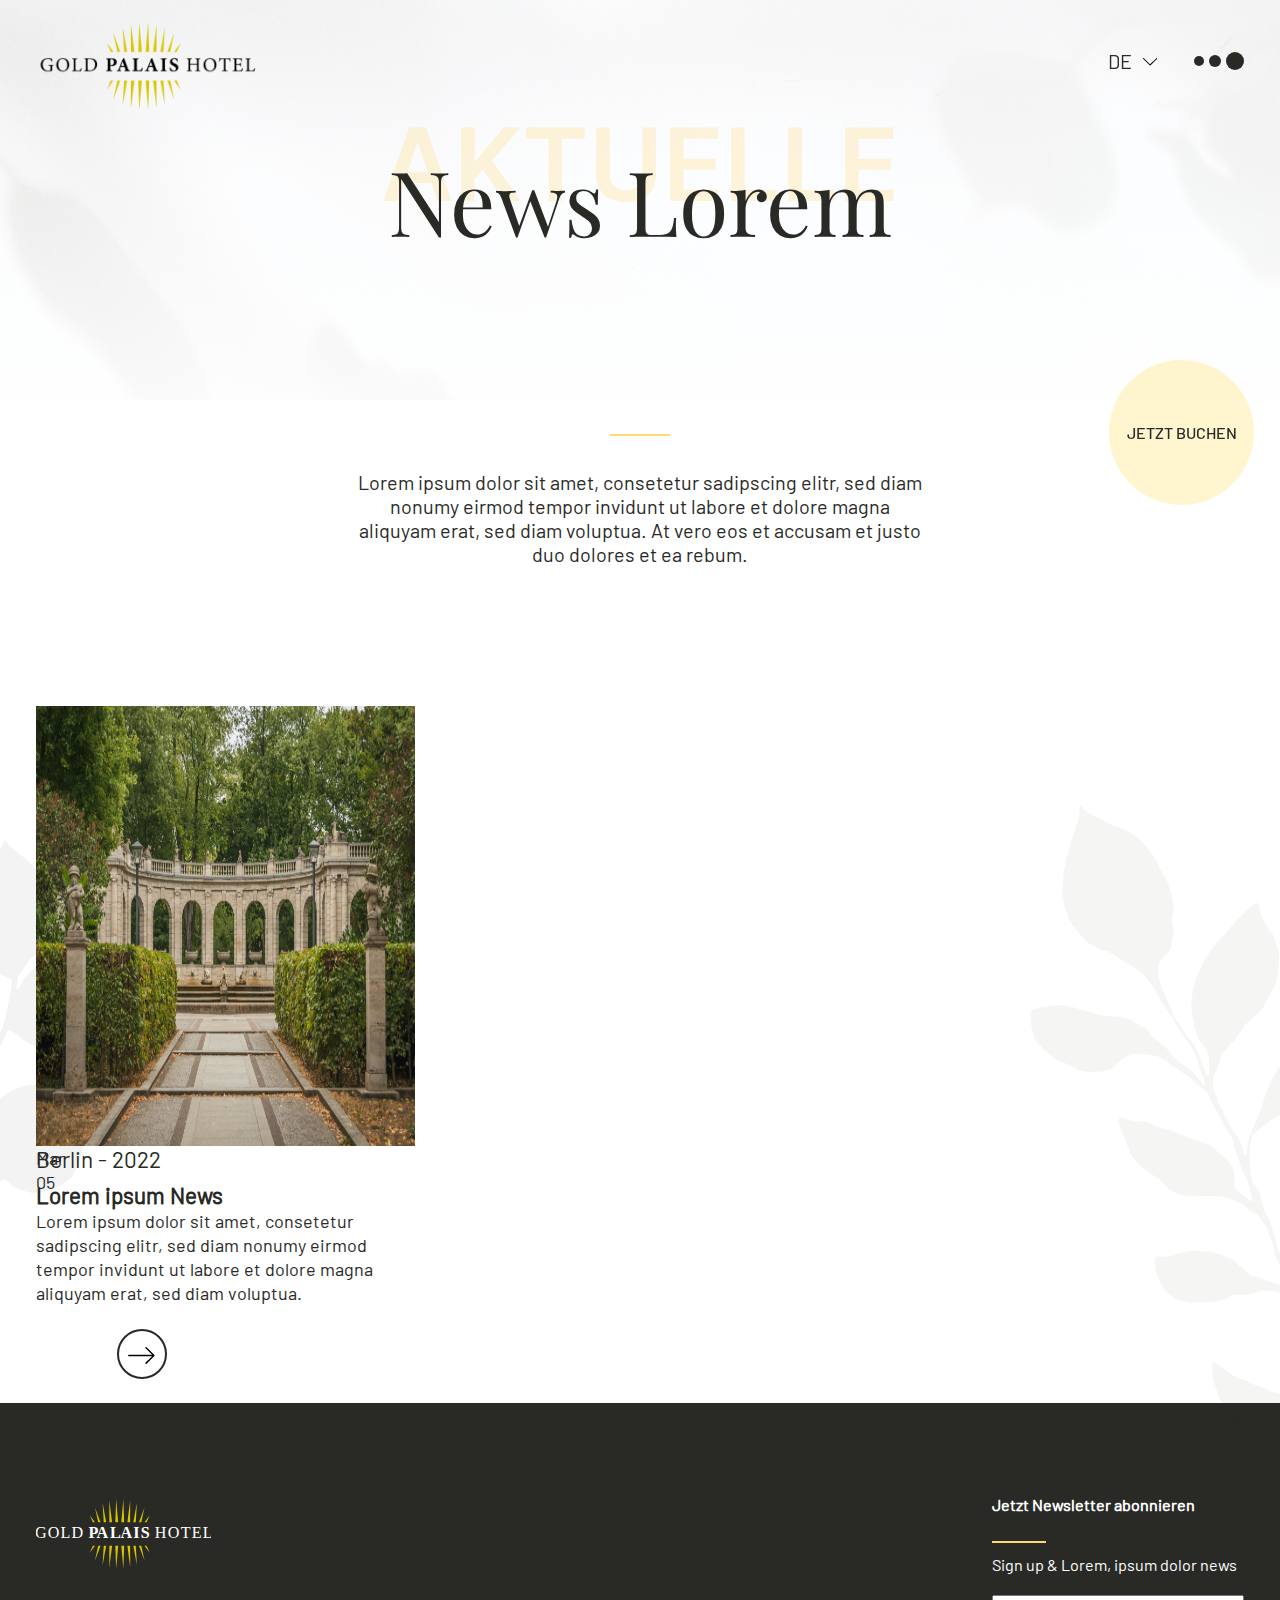
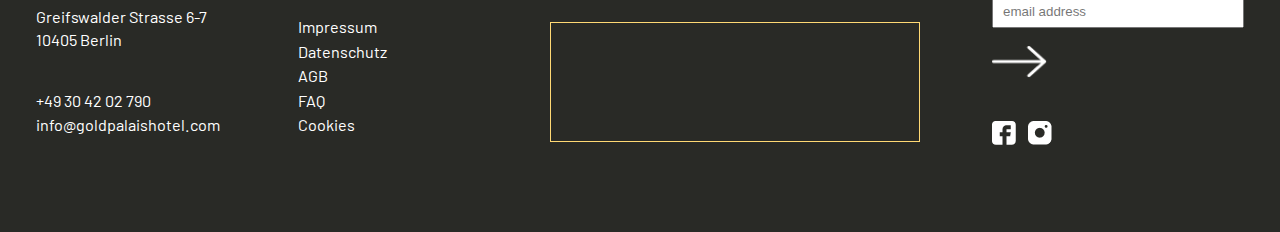
<file: news.html>
<!DOCTYPE html>
<html lang="de">
<head>
    <meta charset="UTF-8">
    <meta http-equiv="X-UA-Compatible" content="IE=edge">
    <meta name="viewport" content="width=device-width, initial-scale=1.0">
    <meta name="description" content="Gold Palais Hotel">
    <link rel="stylesheet" href="https://cdn.jsdelivr.net/npm/swiper@9/swiper-bundle.min.css" />
    <link rel="stylesheet" href="./scss/main.css">
    <title>Gold Palais Hotel</title>
</head>
<body>

    <header class="header header--v2">
        <nav class="nav" id="nav">
            <div class="nav__container">

                <div class="nav__flexContainer">
                    <a href="./index.html" class="nav__logo">
                        <img src="./assets/img/logo-small-black.png" alt="" class="nav__logo__black">
                        <img src="./assets/img/logo-scroll.svg" alt="" class="nav__logo__white">
                    </a>

                    <div class="nav__rechts">
                        <ul class="nav__language">
                            <li><a href="#">DE</a></li>
                            <li><a href="#">EN</a></li>
                            <li><a href="#">IT</a></li>
                        </ul>
                        <div class="nav__dots toggleMenu">
                            <span></span>
                            <span></span>
                            <span></span>
                            <div class="close">
                            </div>
                        </div>
                    </div>
                </div>
            </div>
        </nav>

        <div class="hero hero--v2" style="background-image: url(./assets/img/bg-feathers--v2.png);">

            <div class="hero__container">
                <h1 class="hero__title">
                    News Lorem
                    <span>Aktuelle</span>
                </h1>
            </div>
        </div>

        <div class="fixedBtn btnShow--v2" id="fixedBtn">
            <a href="#" target="_blank" role="link">Jetzt buchen</a>
        </div>
        
        <div class="fixedBtn btnShow--v2 fixedBtn--hide" id="fixedBtn">
            <a href="#" target="_blank" role="link">Jetzt buchen</a>
        </div>

        <div class="hiddenMenu">
            <ul class="hiddenMenu__links">
                <li><a href="./about.html">Unser Hotel</a></li>
                <li class="sub-menu-parent">
                    <a href=" ">Zimmer & Preise</a>
                    <ul class="sub-menu">
                        <li><a href="./zimmer-details.html">Einzelzimmer</a></li>
                        <li><a href="./zimmer-details.html">Doppelzimmer</a></li>
                        <li><a href="./zimmer-details.html">Suite</a></li>
                    </ul>
                </li>
                <li><a href="./news.html">News</a></li>
                <li><a href="#">Berliner(er)</a></li>
                <li><a href="#">Galerie</a></li>
                <li><a href="#">Kontakt</a></li>
            </ul> 
 
            <div class="hiddenMenu__btn">
                <a href="#" target="_blank" role="link">Jetzt buchen</a>
            </div>

            <div class="darkBg toggleMenu"></div>
        </div>
    </header>
    
    <main>
        <section class="centeredTxt">
            <div class="centeredTxt__container">
                <p class="centeredTxt__txt">
                    Lorem ipsum dolor sit amet,  consetetur sadipscing elitr, sed diam nonumy eirmod tempor invidunt ut labore et dolore magna aliquyam erat, sed diam voluptua. At vero eos et accusam et justo duo dolores et ea rebum.
                </p>
            </div>
        </section>

        <section class="threeColCards">
            <div class="threeColCards__container">
                <div class="threeColCards__grid">
                    <div class="threeColCards__card">
                        <div class="threeColCards__card__img">
                            <img src="./assets/img/shutterstock_1194050422_klein.jpg" alt="">
                            <div class="img__date">
                                <p>
                                    Mar
                                </p>
                                <p class="date__nummer">
                                    05
                                </p>
                            </div>
                        </div>

                        <div class="threeColCards__card__txt">
                            <h4><span>Berlin - 2022</span>Lorem ipsum News</h4>
                            <p class="maxFourLines">Lorem ipsum dolor sit amet, consetetur sadipscing elitr, sed diam nonumy eirmod tempor invidunt ut labore et dolore magna aliquyam erat, sed diam voluptua.</p>
                            <a href="#" class="txtSlider__slider__btn swiper-button-next"></a>
                        </div>
                    </div>
                </div>
            </div>
        </section>
    </main>

    <footer class="footer" id="footer">
        <div class="footer__container">
            <div class="footer__left">
                <div class="footer__left__left">
                    <a href="#" class="footer__logo">
                        <img src="./assets/img/logo-scroll.svg" alt="">
                    </a>
                    <div class="footer__left__contact">
                        <p>
                            Greifswalder Strasse 6-7
                            10405 Berlin
                        </p>
                    
                        <div>
                            <a class="tel" href="tel:0049304202790">+49 30 42 02 790</a>
                            <a class="mail" href="#">info@goldpalaishotel.com</a>
                        </div>
                    </div>
                </div>       
                <ul class="footer__left__links">
                    <li>
                        <a href="#">Impressum</a>
                    </li>
                    <li>
                        <a href="#">Datenschutz</a>
                    </li>
                    <li>
                        <a href="#">AGB</a>
                    </li>
                    <li>
                        <a href="#">FAQ</a>
                    </li>
                    <li>
                        <a href="#">Cookies</a>
                    </li>
                </ul>     
            </div>

            <div class="footer__right">
                <div class="footer__widget">
                    <div class="footer__widget__google">
                         
                    </div>
                </div>

                <div footer__right__right>
                    <form class="footer__newsletter">
                        <p class="footer__newsletter__cta">
                            Jetzt Newsletter abonnieren
                        </p>
                        <div class="footer__newsletter__form">
                            <label for="newsletter"> Sign up & Lorem, ipsum dolor news
                            </label>
                            <input type="text" id="newsletter" name="email" id="email" required placeholder="email address">
                            <button type="submit" class="footer__newsletter__btn">
                                <img src="./assets/icons/right-arrow-white.png" alt="">
                            </button>
                        </div>
                    </form>

                    <div class="footer__social">
                        <a class="footer__social__fb" href="#" target="_blank"> 
                        </a>
                        <a class="footer__social__ig" href="#" target="_blank">
                        </a>
                    </div>
                </div>

            </div>
        </div>
    </footer>
    <script src="https://code.jquery.com/jquery-3.7.0.min.js"></script>
    <script src="https://cdn.jsdelivr.net/npm/swiper@9/swiper-bundle.min.js"></script>
    <script src="./js/main.js"></script>
</body>
</html>
</file>
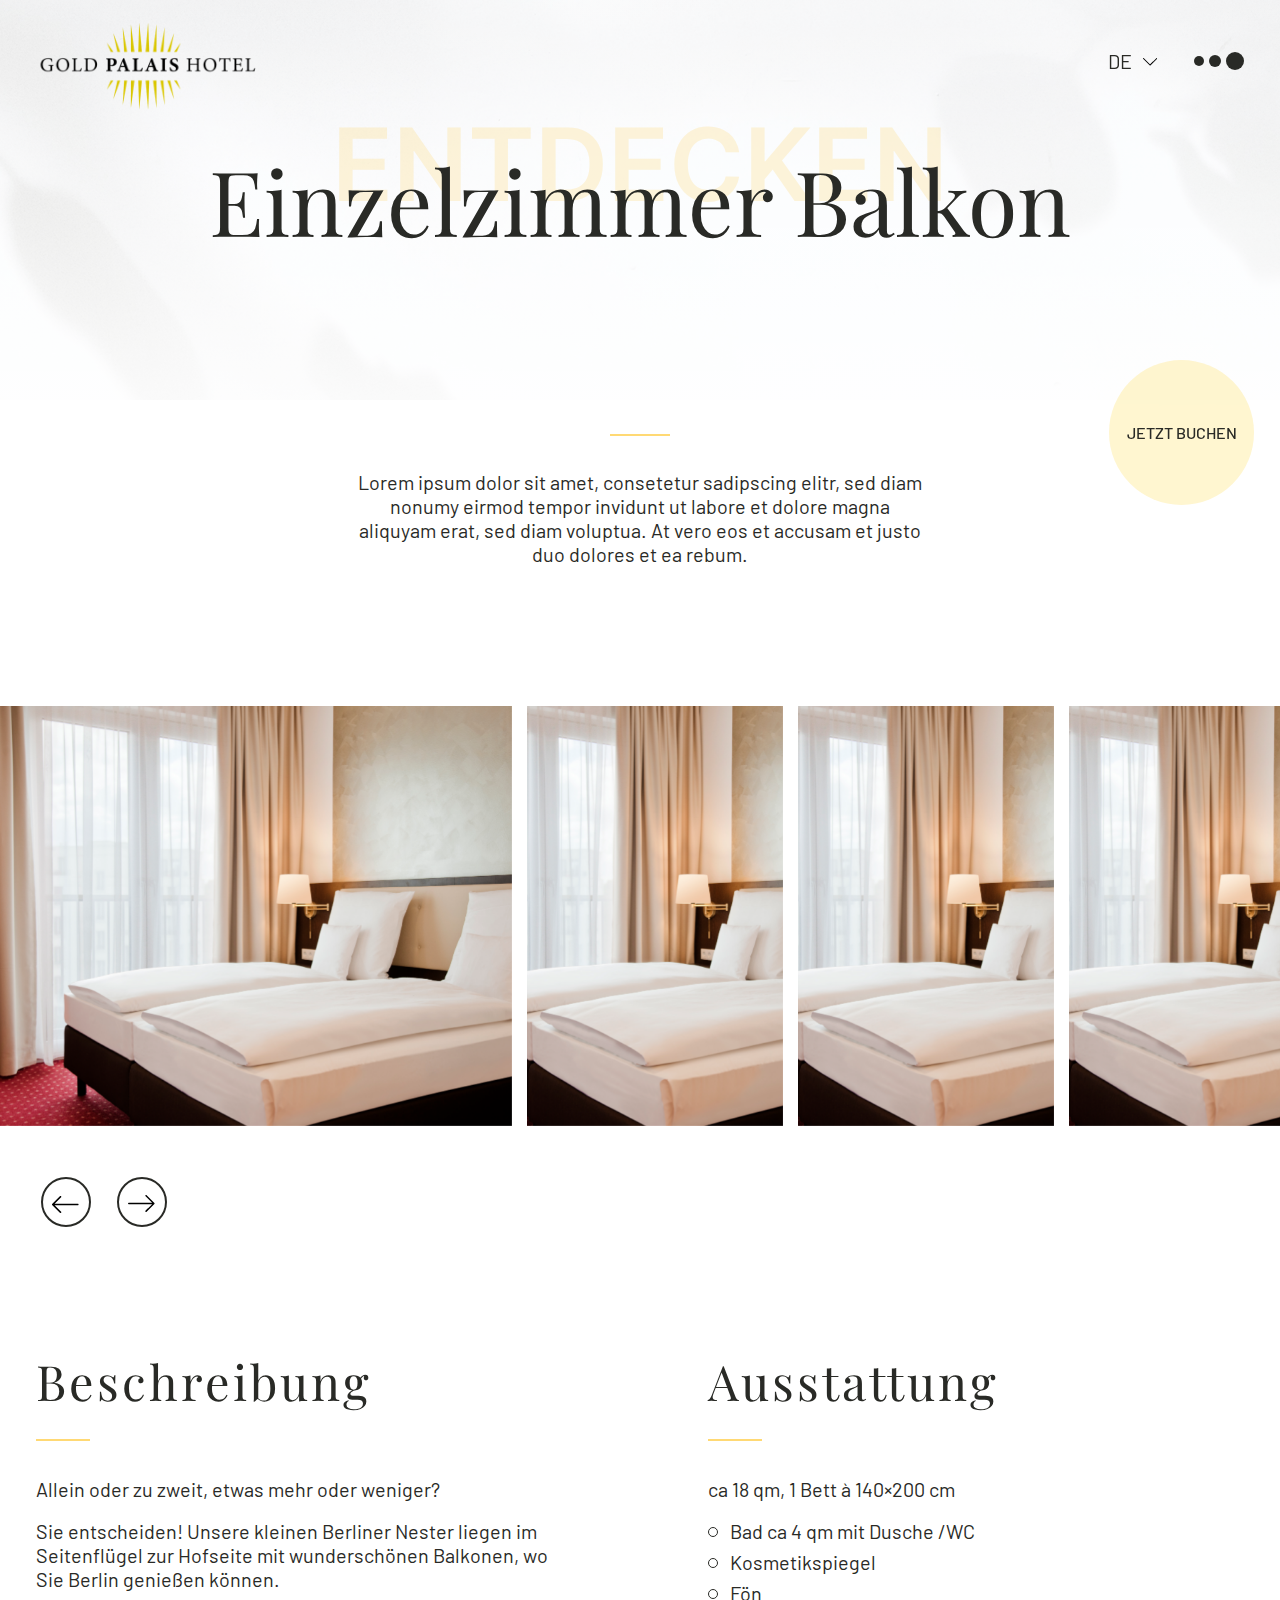
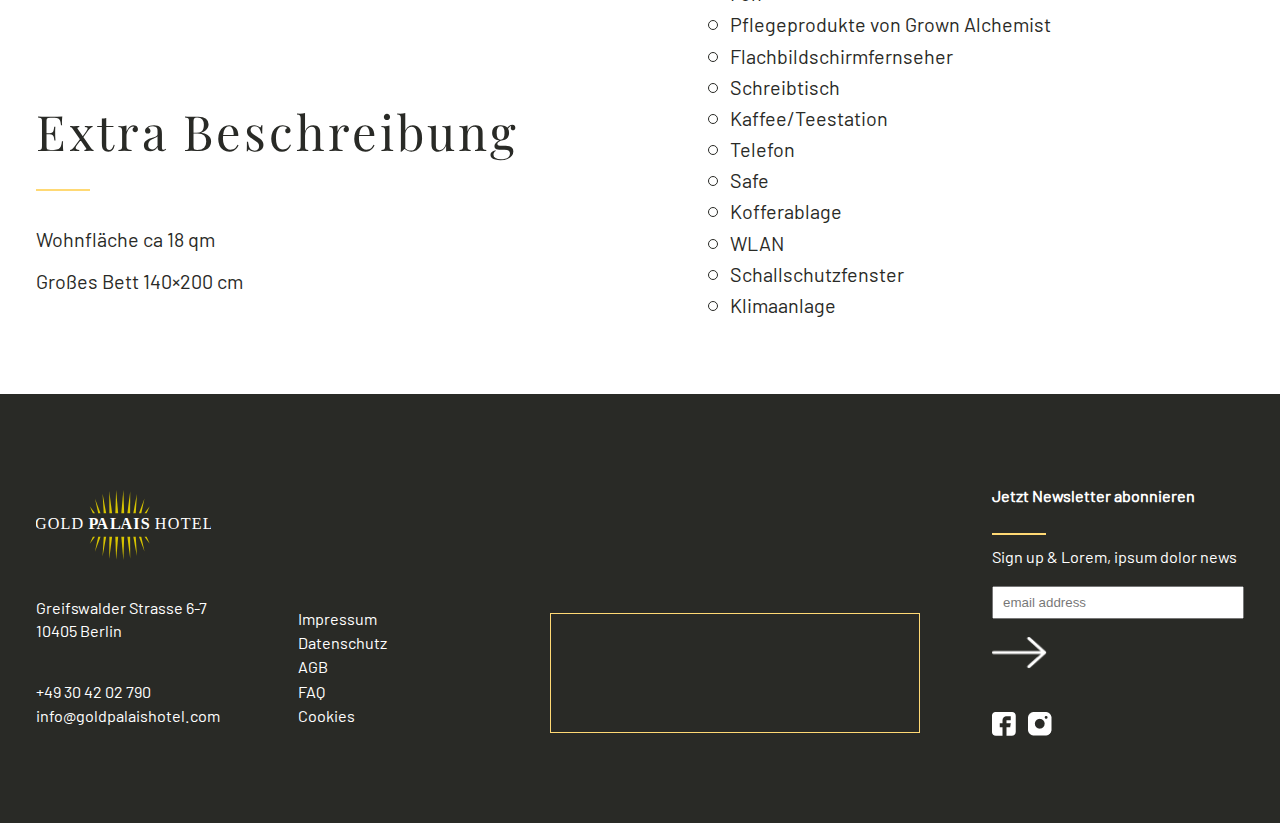
<file: zimmer-details.html>
<!DOCTYPE html>
<html lang="de">
<head>
    <meta charset="UTF-8">
    <meta http-equiv="X-UA-Compatible" content="IE=edge">
    <meta name="viewport" content="width=device-width, initial-scale=1.0">
    <meta name="description" content="Gold Palais Hotel">
    <link rel="stylesheet" href="https://cdn.jsdelivr.net/npm/swiper@10/swiper-bundle.min.css" />
    <link rel="stylesheet" href="./scss/main.css">
    <title>Gold Palais Hotel</title>
</head>
<body>

    <header class="header header--v2">
        <nav class="nav" id="nav">
            <div class="nav__container">

                <div class="nav__flexContainer">
                    <a href="./index.html" class="nav__logo">
                        <img src="./assets/img/logo-small-black.png" alt="" class="nav__logo__black">
                        <img src="./assets/img/logo-scroll.svg" alt="" class="nav__logo__white">
                    </a>

                    <div class="nav__rechts">
                        <ul class="nav__language">
                            <li><a href="#">DE</a></li>
                            <li><a href="#">EN</a></li>
                            <li><a href="#">IT</a></li>
                        </ul>
                        <div class="nav__dots toggleMenu">
                            <span></span>
                            <span></span>
                            <span></span>
                            <div class="close">
                            </div>
                        </div>
                    </div>
                </div>
            </div>
        </nav>

        <div class="hero hero--v2" style="background-image: url(./assets/img/bg-feathers--v2.png);">

            <div class="hero__container">
                <h1 class="hero__title">
                    Einzelzimmer Balkon
                    <span>entdecken</span>
                </h1>
            </div>
        </div>

        <div class="fixedBtn btnShow--v2" id="fixedBtn">
            <a href="#" target="_blank" role="link">Jetzt buchen</a>
        </div>

        <div class="hiddenMenu">
            <ul class="hiddenMenu__links">
                <li><a href="./about.html">Unser Hotel</a></li>
                <li class="sub-menu-parent">
                    <a href="./zimmer.html">Zimmer & Preise</a>
                    <ul class="sub-menu">
                        <li><a href="./zimmer-details.html">Einzelzimmer</a></li>
                        <li><a href="./zimmer-details.html">Doppelzimmer</a></li>
                        <li><a href="./zimmer-details.html">Suite</a></li>
                    </ul>
                </li>
                <li><a href="./news.html">News</a></li>
                <li><a href="#">Berliner(er)</a></li>
                <li><a href="#">Galerie</a></li>
                <li><a href="#">Kontakt</a></li>
            </ul>

            <div class="hiddenMenu__btn">
                <a href="#" target="_blank" role="link">Jetzt buchen</a>
            </div>

            <div class="darkBg toggleMenu"></div>
        </div>
    </header>
    
    <main>
        <section class="centeredTxt">
            <div class="centeredTxt__container">
                <p class="centeredTxt__txt">
                    Lorem ipsum dolor sit amet,  consetetur sadipscing elitr, sed diam nonumy eirmod tempor invidunt ut labore et dolore magna aliquyam erat, sed diam voluptua. At vero eos et accusam et justo duo dolores et ea rebum.
                </p>
            </div>
        </section>

       <!--
                <section class="sliderBigImg sliderMedImg">
            <div class="sliderBigImg__slider">
                <div class="swiper mySwiperV5">
                    <div class="swiper-wrapper">
                      <div class="swiper-slide"><img src="./assets/img/ez-balkon.png" alt=""></div>
                      <div class="swiper-slide"><img src="./assets/img/IMG_Detail Balkon.jpg" alt=""></div>
                      <div class="swiper-slide"><img src="./assets/img/person.png" alt=""></div>
                      <div class="swiper-slide"><img src="./assets/img/ez.png" alt=""></div>
                      <div class="swiper-slide"><img src="./assets/img/cafe.png" alt=""></div>
                      <div class="swiper-slide"><img src="./assets/img/art.png" alt=""></div>
                    </div>
                </div>
            </div>

            <div class="sliderBigImg__container">
                <div class="swiper-button-next swiper-button-nextV5"></div>
                <div class="swiper-button-prev swiper-button-prevV5"></div>
            </div>
        </section>
       -->



        <section class="sliderBigImg sliderMedImg">
            <div class="sliderBigImg__slider">
                <div class="swiper mySwiperV5">
                    <div class="swiper-wrapper">
                        <div class="swiper-slide">
                            <img src="./assets/img/DZ business 2.jpg" loading="lazy" />
                            <div class="swiper-lazy-preloader swiper-lazy-preloader-white"></div>
                        </div>
                        <div class="swiper-slide">
                            <img src="./assets/img/DZ business 2.jpg" loading="lazy" />
                            <div class="swiper-lazy-preloader swiper-lazy-preloader-white"></div>
                        </div>
                        <div class="swiper-slide">
                            <img src="./assets/img/DZ business 2.jpg" loading="lazy" />
                            <div class="swiper-lazy-preloader swiper-lazy-preloader-white"></div>
                        </div>
                        <div class="swiper-slide">
                            <img src="./assets/img/DZ business 2.jpg" loading="lazy" />
                            <div class="swiper-lazy-preloader swiper-lazy-preloader-white"></div>
                        </div>
                        <div class="swiper-slide">
                            <img src="./assets/img/DZ business 2.jpg" loading="lazy" />
                            <div class="swiper-lazy-preloader swiper-lazy-preloader-white"></div>
                        </div>
                        
                    </div>
                </div>
            </div>

            <div class="sliderBigImg__container">
                <div class="swiper-button-next swiper-button-nextV5"></div>
                <div class="swiper-button-prev swiper-button-prevV5"></div>
            </div>
        </section>

        

        <section class="twoColTxt">
            <div class="twoColTxt__container">
                <div class="twoColTxt__flex">
                    <div class="twoColTxt__flex__left">
                        <div class="txtOben">
                            <h2>
                                Beschreibung
                            </h2>
                            <p>Allein oder zu zweit, etwas mehr oder weniger?</p>
                            <p>Sie entscheiden! Unsere kleinen Berliner Nester liegen im Seitenflügel zur Hofseite mit wunderschönen Balkonen, wo Sie Berlin genießen können.</p>
                        </div>
                        <div class="txtUnten">
                            <h2>
                                Extra Beschreibung
                            </h2>
                            <p>Wohnfläche ca 18 qm</p>
                            <p>Großes Bett 140×200 cm</p>
                        </div>
                    </div>
                    <div class="twoColTxt__flex__right">
                        <h2>
                            Ausstattung
                        </h2>
                        <div class="right__txt">
                            <p>ca 18 qm, 1 Bett à 140×200 cm</p>
                            <ul>
                                <li>Bad ca 4 qm mit Dusche /WC</li>
                                <li>Kosmetikspiegel</li>
                                <li>Fön</li>
                                <li>Pflegeprodukte von Grown Alchemist</li>
                                <li>Flachbildschirmfernseher</li>
                                <li>Schreibtisch</li>
                                <li>Kaffee/Teestation</li>
                                <li>Telefon</li>
                                <li>Safe</li>
                                <li>Kofferablage</li>
                                <li>WLAN</li>
                                <li>Schallschutzfenster</li>
                                <li>Klimaanlage</li>
                            </ul>
                        </div>
                    </div>
                </div>
            </div>
        </section>
    </main>

    <footer class="footer" id="footer">
        <div class="footer__container">
            <div class="footer__left">
                <div class="footer__left__left">
                    <a href="#" class="footer__logo">
                        <img src="./assets/img/logo-scroll.svg" alt="">
                    </a>
                    <div class="footer__left__contact">
                        <p>
                            Greifswalder Strasse 6-7
                            10405 Berlin
                        </p>
                    
                        <div>
                            <a class="tel" href="tel:0049304202790">+49 30 42 02 790</a>
                            <a class="mail" href="#">info@goldpalaishotel.com</a>
                        </div>
                    </div>
                </div>       
                <ul class="footer__left__links">
                    <li>
                        <a href="#">Impressum</a>
                    </li>
                    <li>
                        <a href="#">Datenschutz</a>
                    </li>
                    <li>
                        <a href="#">AGB</a>
                    </li>
                    <li>
                        <a href="#">FAQ</a>
                    </li>
                    <li>
                        <a href="#">Cookies</a>
                    </li>
                </ul>     
            </div>

            <div class="footer__right">
                <div class="footer__widget">
                    <div class="footer__widget__google">
                         
                    </div>
                </div>

                <div footer__right__right>
                    <form class="footer__newsletter">
                        <p class="footer__newsletter__cta">
                            Jetzt Newsletter abonnieren
                        </p>
                        <div class="footer__newsletter__form">
                            <label for="newsletter"> Sign up & Lorem, ipsum dolor news
                            </label>
                            <input type="text" id="newsletter" name="email" id="email" required placeholder="email address">
                            <button type="submit" class="footer__newsletter__btn">
                                <img src="./assets/icons/right-arrow-white.png" alt="">
                            </button>
                        </div>
                    </form>

                    <div class="footer__social">
                        <a class="footer__social__fb" href="#" target="_blank"> 
                        </a>
                        <a class="footer__social__ig" href="#" target="_blank">
                        </a>
                    </div>
                </div>

            </div>
        </div>
    </footer>
    
    <script src="https://code.jquery.com/jquery-3.7.0.min.js"></script>
    <script src="https://cdn.jsdelivr.net/npm/swiper@10/swiper-bundle.min.js"></script>
    <script src="./js/main.js"></script>
</body>
</html>
</file>
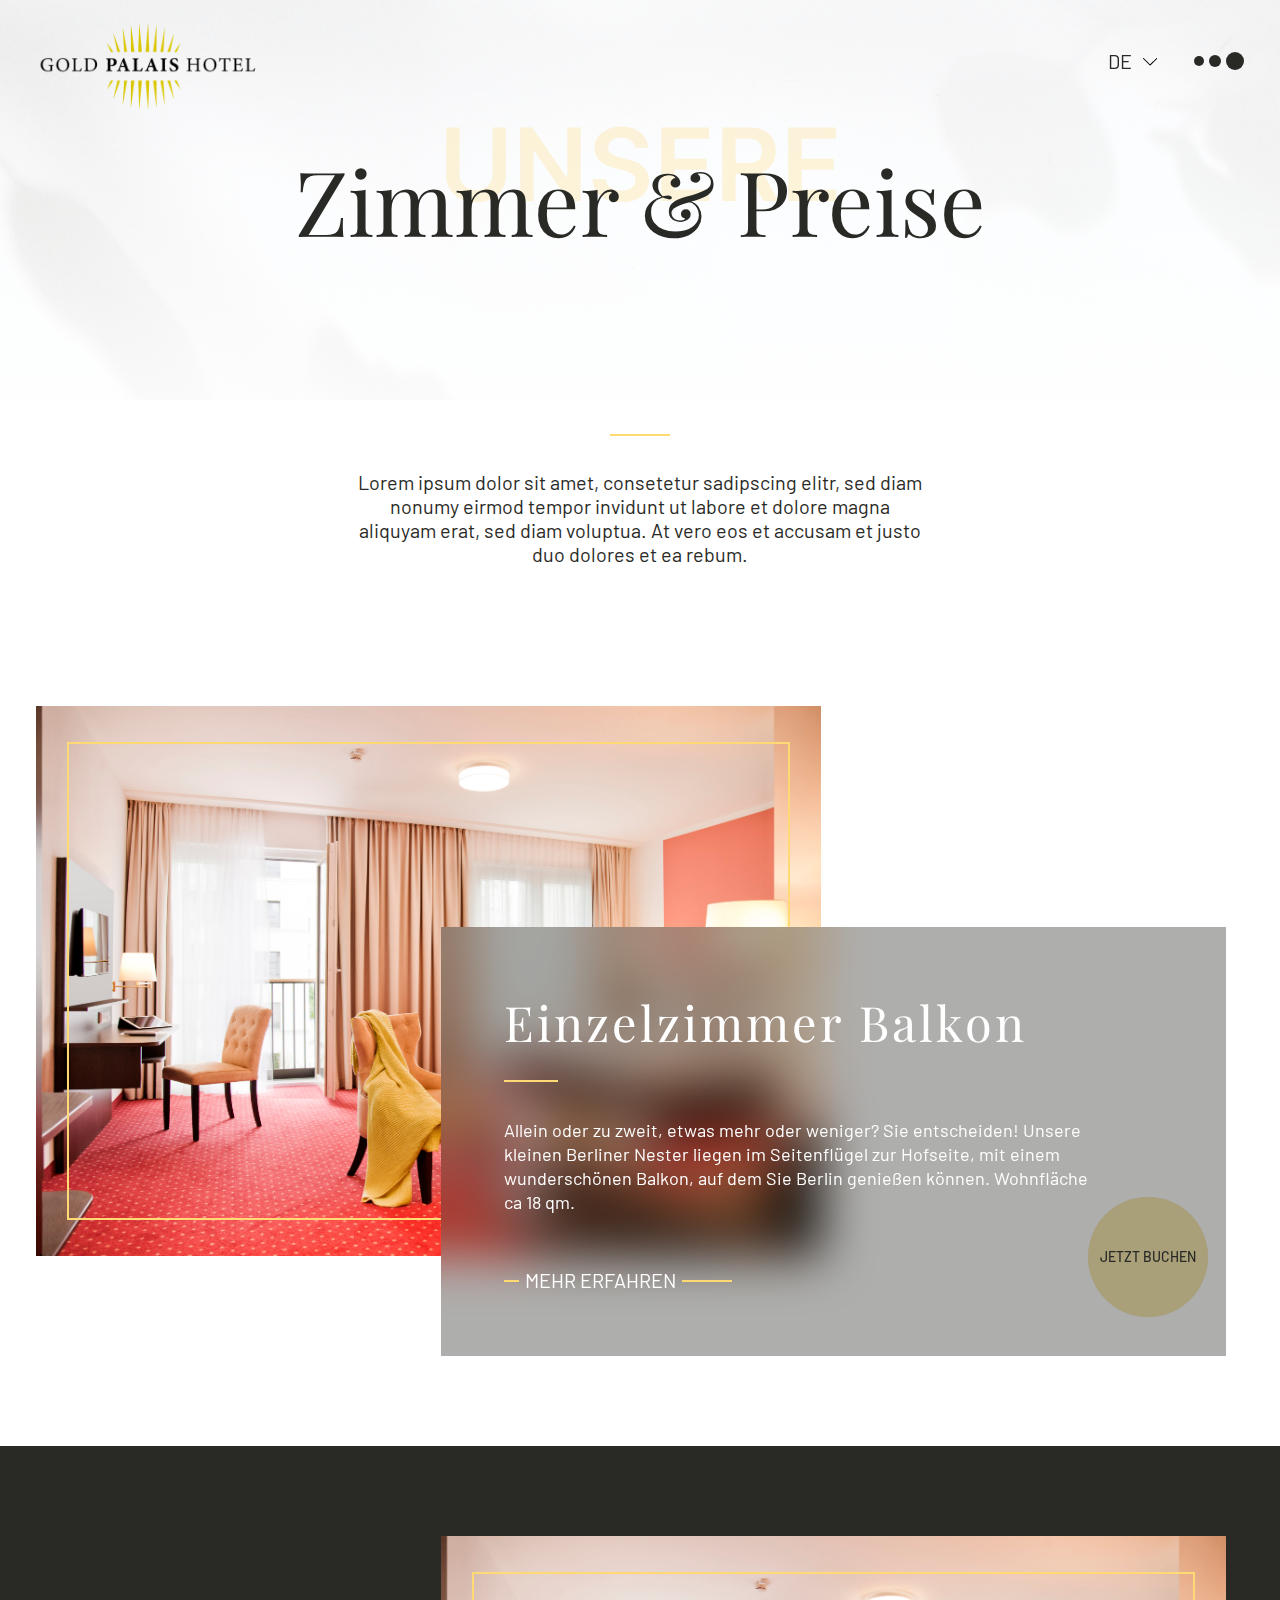
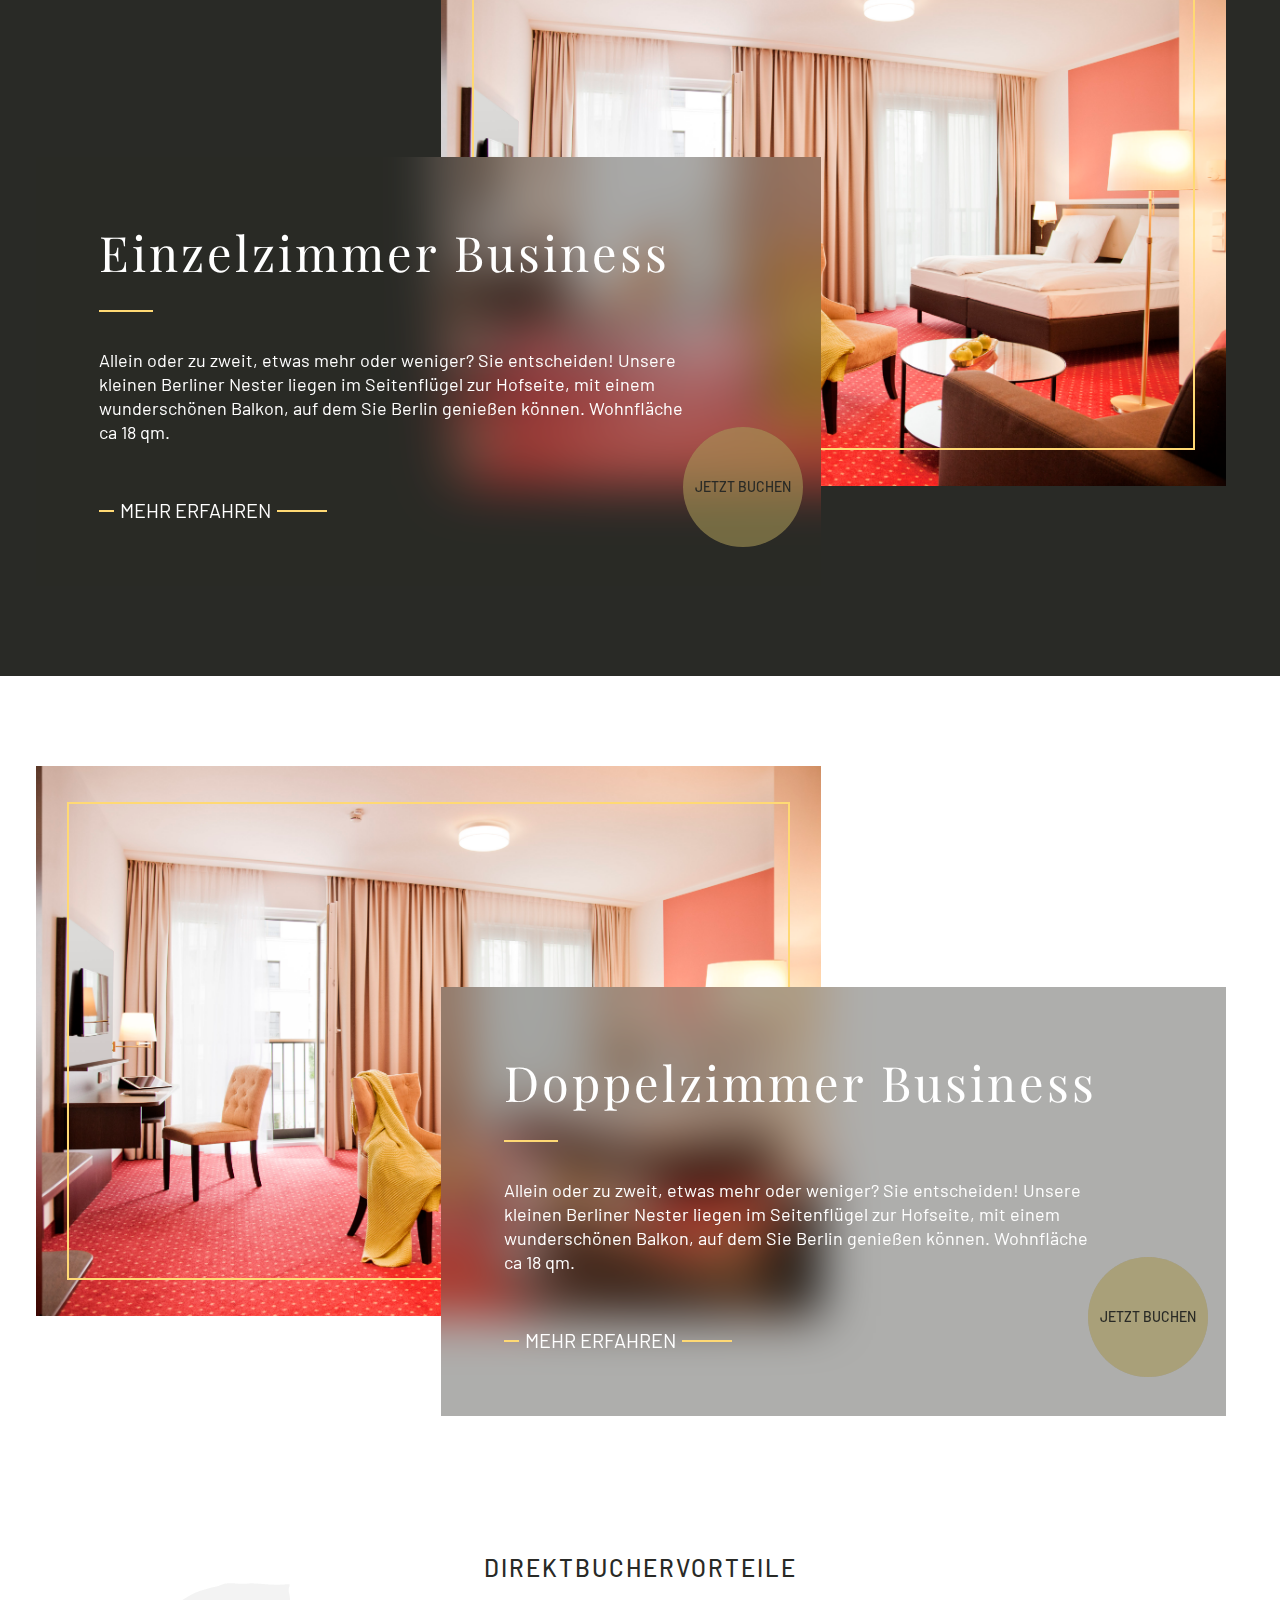
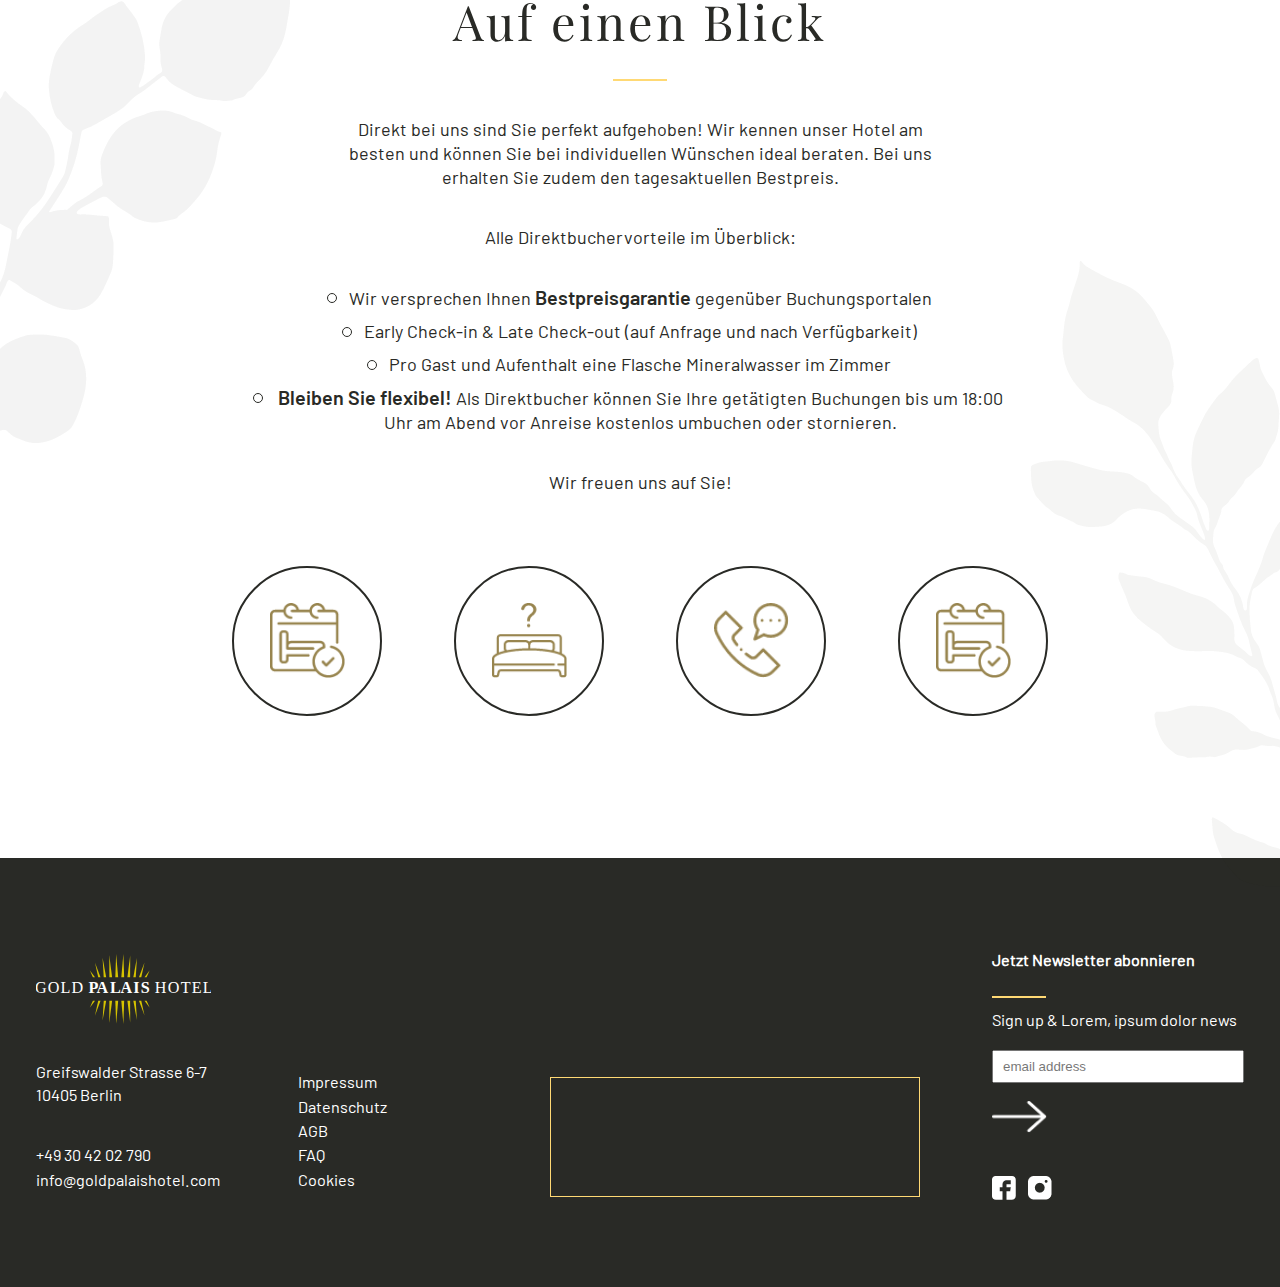
<file: zimmer.html>
<!DOCTYPE html>
<html lang="de">
<head>
    <meta charset="UTF-8">
    <meta http-equiv="X-UA-Compatible" content="IE=edge">
    <meta name="viewport" content="width=device-width, initial-scale=1.0">
    <meta name="description" content="Gold Palais Hotel">
    <link rel="stylesheet" href="https://cdn.jsdelivr.net/npm/swiper@9/swiper-bundle.min.css" />
    <link rel="stylesheet" href="./scss/main.css">
    <title>Gold Palais Hotel</title>
</head>
<body>

    <header class="header header--v2">
        <nav class="nav" id="nav">
            <div class="nav__container">

                <div class="nav__flexContainer">
                    <a href="./index.html" class="nav__logo">
                        <img src="./assets/img/logo-small-black.png" alt="" class="nav__logo__black">
                        <img src="./assets/img/logo-scroll.svg" alt="" class="nav__logo__white">
                    </a>

                    <div class="nav__rechts">
                        <ul class="nav__language">
                            <li><a href="#">DE</a></li>
                            <li><a href="#">EN</a></li>
                            <li><a href="#">IT</a></li>
                        </ul>
                        <div class="nav__dots toggleMenu">
                            <span></span>
                            <span></span>
                            <span></span>
                            <div class="close">
                            </div>
                        </div>
                    </div>
                </div>
            </div>
        </nav>

        <div class="hero hero--v2" style="background-image: url(./assets/img/bg-feathers--v2.png);">

            <div class="hero__container">
                <h1 class="hero__title">
                    Zimmer & Preise
                    <span>Unsere</span>
                </h1>
            </div>
        </div>

        <div class="fixedBtn btnShow--v2 fixedBtn--hide" id="fixedBtn">
            <a href="#" target="_blank" role="link">Jetzt buchen</a>
        </div>

        <div class="hiddenMenu">
            <ul class="hiddenMenu__links">
                <li><a href="./about.html">Unser Hotel</a></li>
                <li class="sub-menu-parent">
                    <a href=" ">Zimmer & Preise</a>
                    <ul class="sub-menu">
                        <li><a href="./zimmer-details.html">Einzelzimmer</a></li>
                        <li><a href="./zimmer-details.html">Doppelzimmer</a></li>
                        <li><a href="./zimmer-details.html">Suite</a></li>
                    </ul>
                </li>
                <li><a href="./news.html">News</a></li>
                <li><a href="#">Berliner(er)</a></li>
                <li><a href="#">Galerie</a></li>
                <li><a href="#">Kontakt</a></li>
            </ul>

            <div class="hiddenMenu__btn">
                <a href="#" target="_blank" role="link">Jetzt buchen</a>
            </div>

            <div class="darkBg toggleMenu"></div>
        </div>
    </header>
    
    <main>
        <section class="centeredTxt">
            <div class="centeredTxt__container">
                <p class="centeredTxt__txt">
                    Lorem ipsum dolor sit amet,  consetetur sadipscing elitr, sed diam nonumy eirmod tempor invidunt ut labore et dolore magna aliquyam erat, sed diam voluptua. At vero eos et accusam et justo duo dolores et ea rebum.
                </p>
            </div>
        </section>

        <section class="overlapCards zipperCards">
            <div class="overlapCards__container">
                <div class="overlapCards__both">
                    <div class="overlapCards__left">
                        <img src="./assets/img/DZ superior o. Familie.jpg" alt="">
                    </div>
                    <div class="overlapCards__right">
                        <div class="overlapCards__right__title">
                            <h2>
                                Einzelzimmer Balkon
                            </h2>
                        </div>
                        <p class="overlapCards__right__txt maxSixLines">Allein oder zu zweit, etwas mehr oder weniger? Sie entscheiden! Unsere kleinen Berliner Nester liegen im Seitenflügel zur Hofseite, mit einem wunderschönen Balkon, auf dem Sie Berlin genießen können. Wohnfläche ca 18 qm.</p>
                        <a href="./zimmer-details.html">Mehr erfahren</a>
                        <div class="overlapCards__right__btn">
                            <a href="#" target="_blank" role="link">Jetzt buchen</a>
                        </div>
                    </div>
                </div>
                <div class="overlapCards__both">
                    <div class="overlapCards__left">
                        <img src="./assets/img/DZ superior o. Familie.jpg" alt="">
                    </div>
                    <div class="overlapCards__right">
                        <div class="overlapCards__right__title">
                            <h2>
                                Einzelzimmer Business
                            </h2>
                        </div>
                        <p class="overlapCards__right__txt maxSixLines">Allein oder zu zweit, etwas mehr oder weniger? Sie entscheiden! Unsere kleinen Berliner Nester liegen im Seitenflügel zur Hofseite, mit einem wunderschönen Balkon, auf dem Sie Berlin genießen können. Wohnfläche ca 18 qm.</p>
                        <a href="./zimmer-details.html">Mehr erfahren</a>
                        <div class="overlapCards__right__btn">
                            <a href="#" target="_blank" role="link">Jetzt buchen</a>
                        </div>
                    </div>
                </div>
                <div class="overlapCards__both">
                    <div class="overlapCards__left">
                        <img src="./assets/img/DZ superior o. Familie.jpg" alt="">
                    </div>
                    <div class="overlapCards__right">
                        <div class="overlapCards__right__title">
                            <h2>
                                Doppelzimmer Business
                            </h2>
                        </div>
                        <p class="overlapCards__right__txt maxSixLines">Allein oder zu zweit, etwas mehr oder weniger? Sie entscheiden! Unsere kleinen Berliner Nester liegen im Seitenflügel zur Hofseite, mit einem wunderschönen Balkon, auf dem Sie Berlin genießen können. Wohnfläche ca 18 qm.</p>
                        <a href="./zimmer-details.html">Mehr erfahren</a>
                        <div class="overlapCards__right__btn">
                            <a href="#" target="_blank" role="link">Jetzt buchen</a>
                        </div>
                    </div>
                </div>
            </div>
        </section>

        <section class="txtIcons">
            <div class="txtIcons__container">

                <div class="txtIcons__txtContainer">
                    <div class="txtIcons__title">
                        <p class="txtIcons__title__intro">Direktbuchervorteile</p>
                        <h2>
                            Auf einen Blick
                        </h2>
                    </div>
                    <p class="txtIcons__txt">
                        Direkt bei uns sind Sie perfekt aufgehoben! Wir kennen unser Hotel am besten und können Sie bei individuellen Wünschen ideal beraten. Bei uns erhalten Sie zudem den tagesaktuellen Bestpreis.
                    </p>
                    <p class="txtIcons__txt">
                        Alle Direktbuchervorteile im Überblick:
                    </p>
                    <ul>
                        <li>Wir versprechen Ihnen
                            <strong>Bestpreisgarantie</strong>
                            gegenüber Buchungsportalen
                        </li>
                        <li>Early Check-in & Late Check-out (auf Anfrage und nach Verfügbarkeit)</li>
                        <li>Pro Gast und Aufenthalt eine Flasche Mineralwasser im Zimmer</li>
                        <li>
                            <strong>Bleiben Sie flexibel!</strong>
                             Als Direktbucher können Sie Ihre getätigten Buchungen bis um 18:00 Uhr am Abend vor Anreise kostenlos umbuchen oder stornieren.
                        </li>
                    </ul>
                    <p class="txtIcons__txt">
                        Wir freuen uns auf Sie!
                    </p>
                </div>

                <div class="txtIcons__iconContainer marginBottom">

                    <div class="txtIcons__icon">
                        <div class="txtIcons__icon__img">
                            <img src="./assets/icons/calendar.png" alt="">
                        </div>
                        <div class="txtIcons__icon__descr">
                            Zimmer buchen
                        </div>
                        <a href="#"></a>
                    </div>

                    <div class="txtIcons__icon">
                        <div class="txtIcons__icon__img">
                            <img src="./assets/icons/bed.png" alt="">
                        </div>
                        <div class="txtIcons__icon__descr">
                            Zimmer anfragen
                        </div>
                        <a href="#"></a>
                    </div>

                    <div class="txtIcons__icon">
                        <div class="txtIcons__icon__img">
                            <img src="./assets/icons/telephone.png" alt="">
                        </div>
                        <div class="txtIcons__icon__descr">
                            Hotline
                        </div>
                        <a href="#"></a>
                    </div>

                    <div class="txtIcons__icon">
                        <div class="txtIcons__icon__img">
                            <img src="./assets/icons/calendar.png" alt="">
                        </div>
                        <div class="txtIcons__icon__descr">
                            Zur Zimmer-Übersicht
                        </div>
                        <a href="#"></a>
                    </div>

                </div>
                
            </div>
        </section>
    </main>

    <footer class="footer" id="footer">
        <div class="footer__container">
            <div class="footer__left">
                <div class="footer__left__left">
                    <a href="#" class="footer__logo">
                        <img src="./assets/img/logo-scroll.svg" alt="">
                    </a>
                    <div class="footer__left__contact">
                        <p>
                            Greifswalder Strasse 6-7
                            10405 Berlin
                        </p>
                    
                        <div>
                            <a class="tel" href="tel:0049304202790">+49 30 42 02 790</a>
                            <a class="mail" href="#">info@goldpalaishotel.com</a>
                        </div>
                    </div>
                </div>       
                <ul class="footer__left__links">
                    <li>
                        <a href="#">Impressum</a>
                    </li>
                    <li>
                        <a href="#">Datenschutz</a>
                    </li>
                    <li>
                        <a href="#">AGB</a>
                    </li>
                    <li>
                        <a href="#">FAQ</a>
                    </li>
                    <li>
                        <a href="#">Cookies</a>
                    </li>
                </ul>     
            </div>

            <div class="footer__right">
                <div class="footer__widget">
                    <div class="footer__widget__google">
                         
                    </div>
                </div>

                <div footer__right__right>
                    <form class="footer__newsletter">
                        <p class="footer__newsletter__cta">
                            Jetzt Newsletter abonnieren
                        </p>
                        <div class="footer__newsletter__form">
                            <label for="newsletter"> Sign up & Lorem, ipsum dolor news
                            </label>
                            <input type="text" id="newsletter" name="email" id="email" required placeholder="email address">
                            <button type="submit" class="footer__newsletter__btn">
                                <img src="./assets/icons/right-arrow-white.png" alt="">
                            </button>
                        </div>
                    </form>

                    <div class="footer__social">
                        <a class="footer__social__fb" href="#" target="_blank"> 
                        </a>
                        <a class="footer__social__ig" href="#" target="_blank">
                        </a>
                    </div>
                </div>

            </div>
        </div>
    </footer>
    <script src="https://code.jquery.com/jquery-3.7.0.min.js"></script>
    <script src="https://cdn.jsdelivr.net/npm/swiper@9/swiper-bundle.min.js"></script>
    <script src="./js/main.js"></script>
</body>
</html>
</file>
<file: scss/main.css>
@charset "UTF-8";
/* Document
 * ========================================================================== */
/**
 * 1. Add border box sizing in all browsers (opinionated).
 * 2. Backgrounds do not repeat by default (opinionated).
 */
*,
::before,
::after {
  box-sizing: border-box; /* 1 */
  background-repeat: no-repeat; /* 2 */
}

/**
 * 1. Add text decoration inheritance in all browsers (opinionated).
 * 2. Add vertical alignment inheritance in all browsers (opinionated).
 */
::before,
::after {
  text-decoration: inherit; /* 1 */
  vertical-align: inherit; /* 2 */
}

/**
 * 1. Use the default cursor in all browsers (opinionated).
 * 2. Change the line height in all browsers (opinionated).
 * 3. Breaks words to prevent overflow in all browsers (opinionated).
 * 4. Use a 4-space tab width in all browsers (opinionated).
 * 5. Remove the grey highlight on links in iOS (opinionated).
 * 6. Prevent adjustments of font size after orientation changes in iOS.
 */
:where(:root) {
  cursor: default; /* 1 */
  line-height: 1.5; /* 2 */
  overflow-wrap: break-word; /* 3 */
  -moz-tab-size: 4; /* 4 */
  tab-size: 4; /* 4 */
  -webkit-tap-highlight-color: transparent; /* 5 */
  -webkit-text-size-adjust: 100%; /* 6 */
}

/* Sections
 * ========================================================================== */
/**
 * 1. Fill the viewport block in all browsers (opinionated).
 * 2. Remove the margin in all browsers (opinionated).
 */
:where(body) {
  block-size: -moz-available; /* 1 */
  block-size: -webkit-fill-available; /* 1 */
  block-size: stretch; /* 1 */
  margin: 0; /* 2 */
}

/**
 * Correct the font size and margin on `h1` elements within `section` and
 * `article` contexts in Chrome, Edge, Firefox, and Safari.
 */
:where(h1) {
  font-size: 2em;
  margin: 0.67em 0;
}

/* Grouping content
 * ========================================================================== */
/**
 * Remove the margin on nested lists in Chrome, Edge, and Safari.
 */
:where(dl, ol, ul) :where(dl, ol, ul) {
  margin: 0;
}

/**
 * 1. Correct the inheritance of border color in Firefox.
 * 2. Add the correct box sizing in Firefox.
 */
:where(hr) {
  color: inherit; /* 1 */
  height: 0; /* 2 */
}

/**
 * Remove the list style on navigation lists in all browsers (opinionated).
 */
:where(nav) :where(ol, ul) {
  list-style-type: none;
  padding: 0;
}

/**
 * Prevent VoiceOver from ignoring list semantics in Safari (opinionated).
 */
:where(nav li)::before {
  content: "​";
  float: left;
}

/**
 * 1. Correct the inheritance and scaling of font size in all browsers.
 * 2. Correct the odd `em` font sizing in all browsers.
 * 3. Prevent overflow of the container in all browsers (opinionated).
 */
:where(pre) {
  font-family: monospace, monospace; /* 1 */
  font-size: 1em; /* 2 */
  overflow: auto; /* 3 */
}

/* Text-level semantics
 * ========================================================================== */
/**
 * Add the correct text decoration in Safari.
 */
:where(abbr[title]) {
  text-decoration: underline;
  text-decoration: underline dotted;
}

/**
 * Add the correct font weight in Chrome, Edge, and Safari.
 */
:where(b, strong) {
  font-weight: bolder;
}

/**
 * 1. Correct the inheritance and scaling of font size in all browsers.
 * 2. Correct the odd `em` font sizing in all browsers.
 */
:where(code, kbd, samp) {
  font-family: monospace, monospace; /* 1 */
  font-size: 1em; /* 2 */
}

/**
 * Add the correct font size in all browsers.
 */
:where(small) {
  font-size: 80%;
}

/* Embedded content
 * ========================================================================== */
/*
 * Change the alignment on media elements in all browsers (opinionated).
 */
:where(audio, canvas, iframe, img, svg, video) {
  vertical-align: middle;
}

/**
 * Remove the border on iframes in all browsers (opinionated).
 */
:where(iframe) {
  border-style: none;
}

/**
 * Change the fill color to match the text color in all browsers (opinionated).
 */
:where(svg:not([fill])) {
  fill: currentColor;
}

/* Tabular data
 * ========================================================================== */
/**
 * 1. Collapse border spacing in all browsers (opinionated).
 * 2. Correct table border color inheritance in all Chrome, Edge, and Safari.
 * 3. Remove text indentation from table contents in Chrome, Edge, and Safari.
 */
:where(table) {
  border-collapse: collapse; /* 1 */
  border-color: inherit; /* 2 */
  text-indent: 0; /* 3 */
}

/* Forms
 * ========================================================================== */
/**
 * Remove the margin on controls in Safari.
 */
:where(button, input, select) {
  margin: 0;
}

/**
 * Correct the inability to style buttons in iOS and Safari.
 */
:where(button, [type=button i], [type=reset i], [type=submit i]) {
  -webkit-appearance: button;
}

/**
 * Change the inconsistent appearance in all browsers (opinionated).
 */
:where(fieldset) {
  border: 1px solid #a0a0a0;
}

/**
 * Add the correct vertical alignment in Chrome, Edge, and Firefox.
 */
:where(progress) {
  vertical-align: baseline;
}

/**
 * 1. Remove the margin in Firefox and Safari.
 * 3. Change the resize direction in all browsers (opinionated).
 */
:where(textarea) {
  margin: 0; /* 1 */
  resize: vertical; /* 3 */
}

/**
 * 1. Correct the odd appearance in Chrome, Edge, and Safari.
 * 2. Correct the outline style in Safari.
 */
:where([type=search i]) {
  -webkit-appearance: textfield; /* 1 */
  outline-offset: -2px; /* 2 */
}

/**
 * Correct the cursor style of increment and decrement buttons in Safari.
 */
::-webkit-inner-spin-button,
::-webkit-outer-spin-button {
  height: auto;
}

/**
 * Correct the text style of placeholders in Chrome, Edge, and Safari.
 */
::-webkit-input-placeholder {
  color: inherit;
  opacity: 0.54;
}

/**
 * Remove the inner padding in Chrome, Edge, and Safari on macOS.
 */
::-webkit-search-decoration {
  -webkit-appearance: none;
}

/**
 * 1. Correct the inability to style upload buttons in iOS and Safari.
 * 2. Change font properties to `inherit` in Safari.
 */
::-webkit-file-upload-button {
  -webkit-appearance: button; /* 1 */
  font: inherit; /* 2 */
}

/* Interactive
 * ========================================================================== */
/*
 * Add the correct styles in Safari.
 */
:where(dialog) {
  background-color: white;
  border: solid;
  color: black;
  height: -moz-fit-content;
  height: fit-content;
  left: 0;
  margin: auto;
  padding: 1em;
  position: absolute;
  right: 0;
  width: -moz-fit-content;
  width: fit-content;
}

:where(dialog:not([open])) {
  display: none;
}

/*
 * Add the correct display in Safari.
 */
:where(details > summary:first-of-type) {
  display: list-item;
}

/* Accessibility
 * ========================================================================== */
/**
 * Change the cursor on busy elements in all browsers (opinionated).
 */
:where([aria-busy=true i]) {
  cursor: progress;
}

/*
 * Change the cursor on control elements in all browsers (opinionated).
 */
:where([aria-controls]) {
  cursor: pointer;
}

/*
 * Change the cursor on disabled, not-editable, or otherwise
 * inoperable elements in all browsers (opinionated).
 */
:where([aria-disabled=true i], [disabled]) {
  cursor: not-allowed;
}

/*
 * Change the display on visually hidden accessible elements
 * in all browsers (opinionated).
 */
:where([aria-hidden=false i][hidden]) {
  display: initial;
}

:where([aria-hidden=false i][hidden]:not(:focus)) {
  clip: rect(0, 0, 0, 0);
  position: absolute;
}

h1, h2, h3, h4, p {
  margin-block-start: 0;
  margin-block-end: 0;
}

/* ---------- Colors ---------- */
@font-face {
  src: url("../assets/fonts/Barlow-Regular.ttf");
  font-family: "barlow-regular";
  font-weight: 400;
}
@font-face {
  src: url("../assets/fonts/Barlow-Medium.ttf");
  font-family: "barlow-medium";
  font-weight: 500;
}
@font-face {
  src: url("../assets/fonts/Barlow-SemiBold.ttf");
  font-family: "barlow-semibold";
}
@font-face {
  src: url("../assets/fonts/PlayfairDisplay-Regular.ttf");
  font-family: "playfair-regular";
}
@font-face {
  src: url("../assets/fonts/Inter-SemiBold.ttf");
  font-family: "inter-semibold";
}
/* ---------- Text ---------- */
html {
  font-family: "barlow-regular";
  font-weight: 400;
  color: #292A26;
  font-size: 18px;
  line-height: 24px;
  scroll-behavior: smooth;
  overflow-x: hidden;
}

.uppercase {
  text-transform: uppercase;
}

a {
  text-decoration: none;
  color: #292A26;
  font-size: 1.1rem;
}
@media (max-width: 768px) {
  a {
    font-size: 1rem;
  }
}

ul {
  margin: 0;
  padding-inline-start: 0;
}
ul li {
  list-style: none;
}

strong {
  font-family: "barlow-semibold";
  font-weight: 600;
  font-style: normal;
  font-size: 1.1rem;
}

/* ---------- Headlines ---------- */
.herofont {
  font-family: "playfair-regular";
  font-weight: 400;
  font-style: normal;
  text-align: center;
  font-size: 7.9rem;
  line-height: 10.5rem;
}
@media (max-width: 1600px) {
  .herofont {
    font-size: 6.4rem;
    line-height: 9rem;
  }
}
@media (max-width: 1350px) {
  .herofont {
    font-size: 5.4rem;
    line-height: 8rem;
  }
}
@media (max-width: 1000px) {
  .herofont {
    font-size: 4.4rem;
    line-height: 5rem;
  }
}
@media (max-width: 768px) {
  .herofont {
    font-size: 3.9rem;
    line-height: 4.5rem;
  }
}

h1 {
  font-family: "playfair-regular";
  font-weight: 400;
  font-style: normal;
  text-align: center;
  font-size: 5rem;
  line-height: 6.7rem;
}
@media (max-width: 1200px) {
  h1 {
    font-size: 4rem;
    line-height: 5.7rem;
  }
}
@media (max-width: 768px) {
  h1 {
    font-size: 2.5rem;
    line-height: 3.2rem;
  }
}

h2 {
  font-family: "playfair-regular";
  font-weight: 400;
  font-style: normal;
  font-size: 2.7rem;
  line-height: 3.6rem;
  letter-spacing: 3px;
  margin-bottom: 3.5rem;
}
h2 span {
  font-family: "barlow-medium";
  font-weight: 500;
  font-style: normal;
  display: block;
  font-size: 1.2rem;
  font-weight: 400;
  margin-bottom: 0.3rem;
  line-height: 26px;
  text-transform: uppercase;
  letter-spacing: 2px;
}
@media (max-width: 1000px) {
  h2 {
    font-size: 1.6rem;
    line-height: 40px;
  }
}

h3 {
  font-weight: 600;
  font-size: 1.3rem;
  line-height: 1.6rem;
}
@media (max-width: 1000px) {
  h3 {
    font-size: 1.1rem;
    line-height: 1.4rem;
  }
}

h4 {
  font-weight: 600;
  font-size: 1.25rem;
  line-height: 1.5rem;
}
h4 span {
  display: block;
  font-weight: 400;
  margin-bottom: 0.5rem;
}
@media (max-width: 1000px) {
  h4 {
    font-size: 1rem;
    line-height: 1.25rem;
  }
}

/* ---------- Section & Container ---------- */
/* ---------- Elements ---------- */
.noPaddingTop {
  padding-top: 0;
}

.maxFourLines {
  overflow: hidden;
  display: -webkit-box;
  -webkit-line-clamp: 4;
  line-clamp: 4;
  -webkit-box-orient: vertical;
}

.maxSixLines {
  overflow: hidden;
  display: -webkit-box;
  -webkit-line-clamp: 6;
  line-clamp: 6;
  -webkit-box-orient: vertical;
}

.uppercase {
  text-transform: uppercase;
}

.goldHover {
  transition: all 200ms ease-in-out;
}
.goldHover:hover {
  color: #FFD974;
  transition: all 200ms ease-in-out;
}

.body-noScroll {
  overflow: hidden;
}

.marginBottom {
  margin-bottom: 4rem;
}

.nav {
  position: fixed;
  top: 0;
  left: 0;
  width: 100%;
  padding: 1.2rem 0;
  z-index: 777;
  background-color: rgba(41, 42, 38, 0);
  transition: all 300ms ease-in-out;
}
.nav__container {
  max-width: calc(1500px + 4rem);
  margin-inline: auto;
  padding: 0 2rem;
  width: 100%;
  max-width: 1790px;
}
@media (max-width: 768px) {
  .nav__container {
    padding: 0 1rem;
    max-width: calc(1500px + 2rem);
  }
}
.nav__flexContainer {
  display: flex;
  justify-content: space-between;
}
.nav__logo {
  width: 225px;
  height: 88px;
}
.nav__logo__black {
  width: 100%;
  height: 100%;
  object-fit: contain;
  object-position: center center;
}
.nav__logo__white {
  width: 100%;
  height: 100%;
  display: none;
  object-fit: contain;
  object-position: center center;
}
.nav__rechts {
  display: flex;
  gap: 2rem;
  z-index: 888;
}
.nav__language {
  cursor: pointer;
  position: relative;
  margin-top: 1.5rem;
  height: 2rem;
}
.nav__language li {
  width: 50px;
  margin-left: 50px;
}
.nav__language li:nth-child(1)::after {
  content: url(../assets/icons/down-arrow.png);
  position: absolute;
  right: 0rem;
  top: -0.1rem;
}
.nav__language li:nth-child(1)::after li:nth-child(1)::after {
  content: url(../assets/icons/down-arrow.png);
  position: absolute;
  right: -1.2rem;
  top: -0.1rem;
}
.nav__language li:nth-child(n+2) {
  visibility: hidden;
  opacity: 0;
  transition: all 300ms ease-in-out;
  padding-top: 0.5rem;
}
.nav__language:hover li:first-child a {
  color: #98854F;
}
.nav__language:hover a:hover {
  color: #98854F;
}
.nav__language:hover li:nth-child(n+2) {
  visibility: visible;
  opacity: 1;
  transition: all 300ms ease-in-out;
}
.nav__language:hover li:nth-child(1)::after {
  content: url(../assets/icons/up-arrow-gold.png);
  transition: all 300ms ease-in;
}
.nav__dots {
  display: flex;
  align-items: center;
  gap: 5px;
  width: 100%;
  height: 100%;
  margin-top: -0.25rem;
  position: relative;
}
.nav__dots:hover {
  cursor: pointer;
}
.nav__dots:hover span:nth-child(1) {
  width: 18px;
  height: 18px;
  transition: all 300ms ease-in-out;
}
.nav__dots:hover span:nth-child(3) {
  width: 10px;
  height: 10px;
  transition: all 300ms ease-in-out;
}
.nav__dots span {
  width: 12px;
  height: 12px;
  background-color: #292A26;
  border-radius: 50%;
  transition: all 300ms ease-in-out;
}
.nav__dots span:nth-child(1) {
  width: 10px;
  height: 10px;
  transition: all 300ms ease-in-out;
}
.nav__dots span:nth-child(3) {
  width: 18px;
  height: 18px;
  transition: all 300ms ease-in-out;
}
.nav__dots .close {
  position: absolute;
  left: 0;
  top: 0;
  bottom: 0;
  margin: auto 0;
  width: 50px;
  height: 50px;
  border-radius: 50%;
  background-color: #98854F;
  visibility: hidden;
  opacity: 0;
  transition: all 200ms ease-in-out;
}
.nav__dots .close::before {
  content: url(../assets/icons/btn-next.png);
  width: 100%;
  height: 100%;
  position: absolute;
  right: 2rem;
  top: 0.75rem;
  transition: all 300ms ease-in-out;
  opacity: 0;
}
.nav__dots .close::after {
  content: url(../assets/icons/btn-next.png);
  width: 100%;
  height: 100%;
  position: absolute;
  left: 0.5rem;
  top: 0.75rem;
  transition: all 300ms ease-in-out;
}
@media (min-width: 768px) {
  .nav__dots .close:hover {
    background-color: #FFD974;
    overflow: visible;
    transition: all 200ms ease-in-out;
  }
  .nav__dots .close:hover::before {
    transform: translateX(2.5rem);
    opacity: 1;
    transition: all 300ms ease-in-out;
  }
  .nav__dots .close:hover::after {
    opacity: 0;
    transition: all 300ms ease-in-out;
    transform: translateX(2.5rem);
  }
}

.navScrollChange {
  background-color: rgb(41, 42, 38);
  color: white;
  transition: all 300ms ease-in-out;
  height: 80px;
}
.navScrollChange .nav__container {
  height: 100%;
}
.navScrollChange .nav__flexContainer {
  height: 100%;
  align-items: center;
}
.navScrollChange .nav__logo {
  width: 160px;
  height: 65px;
}
.navScrollChange .nav__logo__black {
  display: none;
}
.navScrollChange .nav__logo__white {
  display: block;
}
.navScrollChange .nav__dots span {
  background-color: white;
  transition: all 300ms ease-in-out;
}
.navScrollChange .nav__language {
  margin-top: 0.5rem;
}
.navScrollChange .nav__language a {
  color: white;
}
.navScrollChange .nav__language li:nth-child(n+2) {
  padding: 0;
  padding-left: 0.2rem;
  background-color: #292A26;
  margin-top: 0.4rem;
  width: 50px;
}
.navScrollChange .nav__language li {
  margin-left: 50px;
}
.navScrollChange .nav__language:hover li:first-child a {
  color: #98854F;
}
.navScrollChange .nav__language:hover a:hover {
  color: #98854F;
}
.navScrollChange .nav__language:hover li:nth-child(n+2) {
  padding: 0;
  padding-left: 0.2rem;
  background-color: #292A26;
  margin-top: 0.4rem;
  width: 50px;
}
.navScrollChange .nav__language:hover li:nth-child(2) {
  margin-top: 1.75rem;
}
.navScrollChange .nav__language:hover li:nth-child(1)::after {
  content: url(../assets/icons/up-arrow-gold.png);
  transition: all 300ms ease-in;
}
.navScrollChange .nav__language li:nth-child(1)::after {
  content: url(../assets/icons/down-arrow-white.png);
}
.navScrollChange .nav__rechts {
  align-items: center;
}

.hiddenMenu {
  width: 100vw;
  margin: 0 auto;
  position: fixed;
  top: 0;
  right: -150%;
  height: 100vh;
  transition: all 200ms ease-in-out;
  z-index: 555;
  overflow-y: hidden;
}
.hiddenMenu__links {
  padding: 10% 0 0 10%;
  width: 50vw;
  margin-left: auto;
  background-color: #292A26;
  height: 100vh;
  overflow-y: scroll;
  padding-bottom: 8rem;
}
.hiddenMenu__links > * {
  position: relative;
  margin-bottom: 1.5rem;
  width: max-content;
}
.hiddenMenu__links > *::after {
  content: "";
  position: absolute;
  left: 0;
  bottom: -1.5rem;
  width: 3rem;
  height: 2px;
  background-color: #FFD974;
}
.hiddenMenu__links > *::after {
  width: 40px;
  top: 4.5rem;
  transition: width 200ms ease-in-out;
}
.hiddenMenu__links > *:hover::after {
  width: 50%;
  transition: width 200ms ease-in-out;
}
.hiddenMenu__btn {
  width: 160px;
  height: 160px;
  backdrop-filter: blur(25px);
  border-radius: 50%;
  position: relative;
  top: -18vh;
  left: 50%;
  transform: translateX(-50%);
  width: 250px;
  height: 250px;
  transform: unset;
  position: absolute;
  top: 0;
  left: 0;
  right: 0;
  bottom: 0;
  margin: auto;
  z-index: 7;
}
.hiddenMenu__btn::before {
  content: "";
  background-color: #FFD974;
  opacity: 0.35;
  border-radius: 50%;
  width: 100%;
  height: 100%;
  position: absolute;
  inset: 0;
  z-index: 88;
  filter: brightness(1.05);
}
.hiddenMenu__btn::after {
  content: url(../assets/icons/right-arrow.png);
  position: absolute;
  top: 40%;
  left: 0;
  transform: translateX(-2rem);
  transition: all 300ms ease-in-out;
  opacity: 0;
  z-index: 123;
}
.hiddenMenu__btn a {
  width: 100%;
  height: 100%;
  border-radius: 50%;
  z-index: 501;
  position: relative;
  text-transform: uppercase;
  display: flex;
  align-items: center;
  justify-content: center;
  transition: all 300ms ease-in-out;
}
@media (min-width: 768px) {
  .hiddenMenu__btn:hover a {
    opacity: 0;
    transition: all 300ms ease-in-out;
  }
  .hiddenMenu__btn:hover::after {
    transform: translateX(4.5rem);
    opacity: 1;
    transition: all 300ms ease-in-out;
  }
}
@media (max-width: 1600px) {
  .hiddenMenu__btn {
    width: 200px;
    height: 200px;
  }
  .hiddenMenu__btn:hover::after {
    transform: translateX(3rem);
  }
}
.hiddenMenu li a {
  color: white;
  font-size: 48px;
  line-height: 64px;
  font-family: "playfair-regular";
  font-weight: 400;
  font-style: normal;
  transition: color 200ms ease-in-out;
}
.hiddenMenu li a:hover {
  color: #98854F;
  transition: color 200ms ease-in-out;
}
.hiddenMenu .sub-menu {
  height: 0px;
  opacity: 0;
  visibility: hidden;
  transition: all 0.3s ease;
  width: max-content;
}
.hiddenMenu .sub-menu li {
  margin-top: 0.5rem;
}
.hiddenMenu .sub-menu li a {
  font-family: "barlow-regular";
  font-weight: 400;
  font-size: 1.35rem;
  line-height: 29px;
}
.hiddenMenu .sub-menu-parent {
  width: max-content;
  position: relative;
}
.hiddenMenu .sub-menu-parent::before {
  content: url(../assets/icons/down-arrow-white-big.png);
  position: absolute;
  top: 1.5rem;
  right: -2rem;
}
.hiddenMenu .sub-menu-parent:hover::before {
  content: url(../assets/icons/up-arrow-gold-big.png);
}
.hiddenMenu .sub-menu-parent:hover .sub-menu {
  visibility: visible;
  height: max-content;
  opacity: 1;
  transition: all 0.3s ease;
  margin-top: 2.5rem;
}

.menu-show {
  right: 0;
  transition: all 200ms ease-in-out;
}

.hide {
  opacity: 0;
  visibility: hidden;
}

.change-color .nav__language li {
  width: 50px;
  margin-left: 50px;
}
.change-color .nav__language li a {
  color: white;
}
.change-color .nav__language li:nth-child(1)::after {
  content: url(../assets/icons/down-arrow-white.png);
  position: absolute;
  right: 0rem;
  top: -0.1rem;
}
.change-color .nav__language li:nth-child(1)::after li:nth-child(1)::after {
  content: url(../assets/icons/down-arrow.png);
  position: absolute;
  right: -1.2rem;
  top: -0.1rem;
}
.change-color .nav__language li:nth-child(n+2) {
  visibility: hidden;
  opacity: 0;
  transition: all 300ms ease-in-out;
  padding-top: 0.5rem;
}
.change-color .nav__language:hover li:first-child a {
  color: #98854F;
}
.change-color .nav__language:hover a:hover {
  color: #98854F;
}
.change-color .nav__language:hover li:nth-child(n+2) {
  visibility: visible;
  opacity: 1;
  transition: all 300ms ease-in-out;
}
.change-color .nav__language:hover li:nth-child(1)::after {
  content: url(../assets/icons/up-arrow-gold.png);
  transition: all 300ms ease-in;
}
.change-color .nav__dots {
  opacity: 1;
}
.change-color .nav__dots span {
  visibility: hidden;
  opacity: 0;
}
.change-color .close {
  visibility: visible;
  opacity: 1;
}

.hideBg {
  background-color: transparent;
}

@media (max-width: 1200px) {
  .hiddenMenu {
    background-color: #292A26;
  }
  .hiddenMenu__links {
    width: 100vw;
    padding: 0 0 10rem 2rem;
    margin-top: 8rem;
  }
  .hiddenMenu__links li a {
    font-size: 1.6rem;
  }
  .hiddenMenu__btn {
    margin: 0 auto;
    top: 80%;
  }
  .whiteLogo .nav__logo__black {
    opacity: 0;
    display: none;
  }
  .whiteLogo .nav__logo__white {
    opacity: 1;
    display: unset;
  }
}
@media (max-width: 768px) {
  .hiddenMenu__links {
    padding-left: 1rem;
  }
  .hiddenMenu__links > * {
    margin-bottom: 0;
  }
  .hiddenMenu__links > *::after {
    top: 3.5rem;
  }
  .hiddenMenu__links li a {
    font-size: 1.3rem;
  }
  .hiddenMenu__btn {
    width: 100px;
    height: 100px;
  }
  .hiddenMenu__btn a {
    font-size: 0.7rem;
  }
  .hiddenMenu .sub-menu-parent::before {
    display: none;
  }
  .hiddenMenu .sub-menu {
    height: max-content;
    opacity: 1;
    visibility: visible;
    padding-left: 20px;
  }
  .hiddenMenu .sub-menu li a {
    font-size: 0.85rem;
  }
  .nav__logo {
    width: 120px;
  }
}
.darkBg {
  position: absolute;
  top: 0;
  left: 0;
  width: 100%;
  height: 100%;
  z-index: -1;
  background-color: #292A26;
  opacity: 0.5;
}
.darkBg:hover {
  cursor: pointer;
}

.hiddenMenu::before {
  display: none;
}

.header {
  position: relative;
  height: 65vh;
}

.hero {
  width: 100%;
  height: 100%;
  display: flex;
  align-content: center;
  flex-wrap: wrap;
  background-size: cover;
  background-position: center center;
}
.hero__container {
  max-width: calc(1500px + 4rem);
  margin-inline: auto;
  padding: 0 2rem;
  width: 100%;
}
@media (max-width: 768px) {
  .hero__container {
    padding: 0 1rem;
    max-width: calc(1500px + 2rem);
  }
}
.hero__title {
  position: relative;
}
.hero__title span {
  color: #FFD974;
  opacity: 0.26;
  font-family: "inter-semibold";
  font-weight: 600;
  font-style: normal;
  font-size: 10.8rem;
  line-height: 13rem;
  z-index: -1;
  text-transform: uppercase;
  position: absolute;
  inset: 0;
  top: -5rem;
}
.hero p {
  text-align: center;
  font-size: 1.1rem;
}
.hero__btn {
  width: 160px;
  height: 160px;
  backdrop-filter: blur(25px);
  border-radius: 50%;
  position: relative;
  top: -18vh;
  left: 50%;
  transform: translateX(-50%);
  width: 250px;
  height: 250px;
}
.hero__btn::before {
  content: "";
  background-color: #FFD974;
  opacity: 0.35;
  border-radius: 50%;
  width: 100%;
  height: 100%;
  position: absolute;
  inset: 0;
  z-index: 88;
  filter: brightness(1.05);
}
.hero__btn::after {
  content: url(../assets/icons/right-arrow.png);
  position: absolute;
  top: 40%;
  left: 0;
  transform: translateX(-2rem);
  transition: all 300ms ease-in-out;
  opacity: 0;
  z-index: 123;
}
.hero__btn a {
  width: 100%;
  height: 100%;
  border-radius: 50%;
  z-index: 501;
  position: relative;
  text-transform: uppercase;
  display: flex;
  align-items: center;
  justify-content: center;
  transition: all 300ms ease-in-out;
}
@media (min-width: 768px) {
  .hero__btn:hover a {
    opacity: 0;
    transition: all 300ms ease-in-out;
  }
  .hero__btn:hover::after {
    transform: translateX(4.5rem);
    opacity: 1;
    transition: all 300ms ease-in-out;
  }
}

.fixedBtn {
  width: 160px;
  height: 160px;
  backdrop-filter: blur(25px);
  border-radius: 50%;
  position: relative;
  top: -18vh;
  left: 50%;
  transform: translateX(-50%);
  width: 145px;
  height: 145px;
  position: fixed;
  transform: unset;
  left: unset;
  top: 40%;
  right: 2vw;
  z-index: 500;
  transition: opacity 300ms ease-in-out;
  opacity: 0;
}
.fixedBtn::before {
  content: "";
  background-color: #FFD974;
  opacity: 0.35;
  border-radius: 50%;
  width: 100%;
  height: 100%;
  position: absolute;
  inset: 0;
  z-index: 88;
  filter: brightness(1.05);
}
.fixedBtn::after {
  content: url(../assets/icons/right-arrow.png);
  position: absolute;
  top: 40%;
  left: 0;
  transform: translateX(-2rem);
  transition: all 300ms ease-in-out;
  opacity: 0;
  z-index: 123;
}
.fixedBtn a {
  width: 100%;
  height: 100%;
  border-radius: 50%;
  z-index: 501;
  position: relative;
  text-transform: uppercase;
  display: flex;
  align-items: center;
  justify-content: center;
  transition: all 300ms ease-in-out;
}
@media (min-width: 768px) {
  .fixedBtn:hover a {
    opacity: 0;
    transition: all 300ms ease-in-out;
  }
  .fixedBtn:hover::after {
    transform: translateX(4.5rem);
    opacity: 1;
    transition: all 300ms ease-in-out;
  }
}
.fixedBtn::after {
  content: url(../assets/icons/right-arrow-fixed.png);
  top: 36%;
}
.fixedBtn:hover::after {
  transform: translateX(1.8rem);
}
.fixedBtn a {
  font-size: 0.9rem;
  font-family: "barlow-medium";
  font-weight: 500;
  font-style: normal;
}

.fixedBtn--hide {
  display: none;
}

.btnShow {
  opacity: 1;
  transition: opacity 300ms ease-in-out;
}

.btnShow--v2 {
  opacity: 1;
  transition: opacity 300ms ease-in-out;
}

@media (max-width: 1600px) {
  .hero__btn {
    width: 200px;
    height: 200px;
    top: -15vh;
  }
  .hero__btn:hover::after {
    transform: translateX(3rem);
  }
}
@media (max-width: 1000px) {
  .hero__title::before {
    font-size: 8rem;
    line-height: 10rem;
  }
  .hero p {
    padding-top: 0.75rem;
  }
}
@media (max-width: 768px) {
  .hero__btn {
    width: 175px;
    height: 175px;
    top: -12vh;
  }
  .hero__btn:hover::after {
    transform: translateX(2.5rem);
  }
  .hero p {
    font-size: 1rem;
  }
  .hero__title::before {
    font-size: 6rem;
    line-height: 10rem;
  }
  .fixedBtn {
    height: 105px;
    width: 105px;
    top: unset;
    bottom: 3vh;
    right: 3vw;
  }
  .fixedBtn a {
    text-align: center;
  }
}
.header--v2 {
  height: 400px;
}

.hero--v2 {
  height: 400px;
  position: relative;
}
.hero--v2::before {
  content: "";
  position: absolute;
  inset: 0;
  width: 100%;
  height: 100%;
  background-image: linear-gradient(180deg, rgba(255, 255, 255, 0.1), rgba(255, 255, 255, 0.8));
}
.hero--v2 .hero__container {
  max-width: calc(1500px + 4rem);
  margin-inline: auto;
  padding: 0 2rem;
  width: 100%;
}
@media (max-width: 768px) {
  .hero--v2 .hero__container {
    padding: 0 1rem;
    max-width: calc(1500px + 2rem);
  }
}
.hero--v2 .hero__title {
  position: relative;
  z-index: 4;
}
.hero--v2 .hero__title span {
  color: #FFD974;
  opacity: 0.26;
  font-family: "inter-semibold";
  font-weight: 600;
  font-style: normal;
  font-size: 5.6rem;
  line-height: 6.7rem;
  z-index: -1;
  position: absolute;
  inset: 0;
  top: -2rem;
}

@media (max-width: 1200px) {
  .hero--v2 .hero__title::before {
    font-size: 4.6rem;
    line-height: 5.7rem;
    top: -1.5rem;
  }
}
@media (max-width: 768px) {
  .header--v2 {
    height: 350px;
  }
  .hero--v2 {
    height: 350px;
  }
  .hero--v2 .hero__title span {
    font-size: 3rem;
    line-height: 4.1rem;
    top: -1.2rem;
  }
}
@media (max-width: 550px) {
  .header--v2 {
    height: 300px;
  }
  .hero--v2 {
    height: 300px;
  }
  .hero--v2 .hero__title span {
    font-size: 2rem;
    line-height: 3.1rem;
    top: -1rem;
  }
}
.footer {
  background-color: #292A26;
  padding: 2rem 0;
  color: white;
}
.footer a, .footer p, .footer label {
  color: white;
  font-size: 0.9rem;
  line-height: 1.3rem;
}
.footer__container {
  padding: 1.5rem 5rem;
  display: flex;
  justify-content: space-between;
  align-items: center;
  max-width: calc(1500px + 4rem);
  margin-inline: auto;
  padding: 0 2rem;
  width: 100%;
  margin: 1rem 0 3rem 0;
}
@media (max-width: 768px) {
  .footer__container {
    padding: 0 1rem;
    max-width: calc(1500px + 2rem);
  }
}
.footer__logo {
  width: 175px;
  height: 70px;
  display: block;
  margin: 2rem 0;
}
.footer__logo img {
  width: 100%;
  height: 100%;
  object-fit: cover;
  object-position: center center;
}
.footer__left {
  display: flex;
  align-items: flex-end;
  gap: 8rem;
}
.footer__left a {
  transition: color 200ms ease-in-out;
}
.footer__left a:hover {
  color: #FFD974;
}
.footer__left__left {
  max-width: 190px;
}
.footer__left__contact {
  display: flex;
  flex-direction: column;
  gap: 2rem;
}
.footer__right {
  display: flex;
  gap: 8rem;
  align-items: flex-end;
}
.footer__right input {
  display: block;
}
.footer__right__right {
  display: flex;
  flex-direction: column;
  justify-content: flex-end;
}
.footer__newsletter__cta {
  margin: 2rem 0;
  font-weight: 600;
  position: relative;
}
.footer__newsletter__cta::after {
  content: "";
  position: absolute;
  left: 0;
  bottom: -1.5rem;
  width: 3rem;
  height: 2px;
  background-color: #FFD974;
}
.footer__newsletter__btn {
  width: 55px;
  height: 32px;
  background-color: inherit;
  border: none;
  position: relative;
}
.footer__newsletter__btn::before {
  content: url(../assets/icons/right-arrow-white.png);
  position: absolute;
  bottom: 0;
  left: -2rem;
  width: 100%;
  height: 100%;
  transition: all 300ms ease-in-out;
  opacity: 0;
}
.footer__newsletter__btn img {
  position: absolute;
  bottom: 0;
  left: 0;
  width: 100%;
  height: 100%;
  opacity: 1;
  transition: all 300ms ease-in-out;
}
.footer__newsletter__btn:hover {
  cursor: pointer;
}
.footer__newsletter__btn:hover img {
  left: 2rem;
  opacity: 0;
  transition: all 300ms ease-in-out;
}
.footer__newsletter__btn:hover::before {
  left: 0;
  transition: all 300ms ease-in-out;
  opacity: 1;
}
.footer__newsletter input {
  margin: 1rem 0;
  width: 252px;
  height: 33px;
  padding-left: 0.5rem;
}
.footer__social {
  margin-top: 2rem;
}
.footer__social__fb {
  position: relative;
}
.footer__social__fb::before {
  content: url(../assets/icons/fb-white.png);
  opacity: 1;
  transition: opacity 200ms ease-in-out;
  position: absolute;
  inset: 0;
}
.footer__social__fb::after {
  content: url(../assets/icons/fb-gold.png);
  opacity: 0;
  transition: opacity 200ms ease-in-out;
  position: absolute;
  inset: 0;
}
.footer__social__fb:hover::before {
  opacity: 0;
  transition: opacity 200ms ease-in-out;
}
.footer__social__fb:hover::after {
  opacity: 1;
  transition: opacity 200ms ease-in-out;
}
.footer__social__ig {
  margin-left: 2rem;
  position: relative;
}
.footer__social__ig::before {
  content: url(../assets/icons/ig-white.png);
  opacity: 1;
  transition: opacity 200ms ease-in-out;
  position: absolute;
  inset: 0;
}
.footer__social__ig::after {
  content: url(../assets/icons/ig-gold.png);
  opacity: 0;
  transition: opacity 200ms ease-in-out;
  position: absolute;
  inset: 0;
}
.footer__social__ig:hover::before {
  opacity: 0;
  transition: opacity 200ms ease-in-out;
}
.footer__social__ig:hover::after {
  opacity: 1;
  transition: opacity 200ms ease-in-out;
}
.footer__widget__google {
  border: 1px solid #FFD974;
  width: 370px;
  height: 120px;
}

@media (max-width: 1300px) {
  .footer__left {
    gap: 4rem;
  }
  .footer__right {
    gap: 4rem;
  }
}
@media (max-width: 1150px) {
  .footer__container {
    flex-direction: column;
    align-content: flex-start;
    flex-wrap: wrap;
    gap: 1rem;
  }
  .footer__left__left {
    max-width: 430px;
    flex-wrap: wrap;
  }
  .footer__left__contact {
    flex-direction: row;
    align-items: flex-end;
  }
  .footer__left__links {
    display: flex;
    max-width: 230px;
    flex-wrap: wrap;
    gap: 0 1rem;
    flex-direction: row;
  }
  .footer__right {
    align-items: flex-start;
  }
  .footer__widget {
    margin: 2rem 0;
  }
}
@media (max-width: 768px) {
  .footer__container, .footer__left, .footer__right {
    display: block;
  }
  .footer__left__contact, .footer__left__links, .footer__widget {
    margin-bottom: 2rem;
  }
  .footer__container {
    margin: unset;
  }
}
@media (max-width: 450px) {
  .footer__widget__google {
    width: 320px;
    height: 100px;
  }
}
.fourColImg {
  padding-top: 1rem !important;
}
.fourColImg__container {
  display: grid;
  grid-template-columns: repeat(auto-fill, minmax(412px, 4fr));
  gap: 1rem;
}
.fourColImg__img {
  width: 100%;
  height: 380px;
}
.fourColImg__img img {
  width: 100%;
  height: 100%;
  object-fit: cover;
  object-position: center center;
}

@media (max-width: 1700px) {
  .fourColImg__img {
    height: 320px;
  }
  .fourColImg__img:nth-child(1) {
    grid-column: 1/span 3;
  }
}
@media (max-width: 1400px) {
  .fourColImg__container {
    grid-template-columns: repeat(auto-fill, minmax(350px, 3fr));
  }
}
@media (max-width: 1050px) {
  .fourColImg__container {
    grid-template-columns: repeat(2, 2fr);
  }
  .fourColImg__img {
    height: 300px;
  }
  .fourColImg__img:nth-child(1) {
    grid-column: inherit;
  }
}
@media (max-width: 768px) {
  .fourColImg__container {
    gap: 0.5rem;
  }
  .fourColImg__img {
    height: 250px;
  }
}
@media (max-width: 500px) {
  .fourColImg__img {
    height: 220px;
  }
}
.overlapCards__container {
  max-width: calc(1500px + 4rem);
  margin-inline: auto;
  padding: 0 2rem;
  width: 100%;
}
@media (max-width: 768px) {
  .overlapCards__container {
    padding: 0 1rem;
    max-width: calc(1500px + 2rem);
  }
}
.overlapCards__both {
  max-width: 1320px;
  height: 615px;
  position: relative;
  margin: 0 auto;
}
.overlapCards__left {
  max-width: 850px;
  height: 550px;
  position: relative;
  top: 0;
  left: 0;
  margin-right: 1rem;
}
.overlapCards__left::before {
  content: "";
  width: 92%;
  height: 87%;
  position: absolute;
  inset: 0;
  border: 2px solid #FFD974;
  margin: auto;
}
.overlapCards__left img {
  width: 100%;
  height: 100%;
  object-fit: cover;
  object-position: center center;
}
.overlapCards__right {
  max-width: 785px;
  max-height: 480px;
  position: absolute;
  bottom: 0;
  right: 0;
  padding: 3.5rem;
  color: white;
  margin-left: 1rem;
  backdrop-filter: blur(25px);
}
.overlapCards__right::before {
  margin-left: 1rem;
}
.overlapCards__right::before {
  content: "";
  width: 100%;
  height: 100%;
  position: absolute;
  bottom: 0;
  right: 0;
  background-color: #292A26;
  opacity: 0.38;
  filter: brightness(-11%);
}
.overlapCards__right__title .title_intro {
  text-transform: uppercase;
  font-size: 1.1rem;
  font-weight: 500;
  letter-spacing: 2px;
  position: relative;
}
.overlapCards__right__title h2 {
  position: relative;
}
.overlapCards__right__title h2::after {
  content: "";
  position: absolute;
  left: 0;
  bottom: -1.5rem;
  width: 3rem;
  height: 2px;
  background-color: #FFD974;
}
.overlapCards__right__title h2::after {
  bottom: -1.5rem;
}
.overlapCards__right__txt {
  margin: 3rem 0;
  position: relative;
}
.overlapCards__right a {
  color: white;
  text-transform: uppercase;
  font-weight: 500;
  position: relative;
}
.overlapCards__right a::before {
  content: "";
  display: inline-block;
  width: 15px;
  height: 2px;
  background-color: #FFD974;
  margin-bottom: 6px;
  margin-right: 6px;
  transition: width 300ms ease-in-out;
}
.overlapCards__right a::after {
  content: "";
  display: inline-block;
  width: 50px;
  height: 2px;
  background-color: #FFD974;
  margin-bottom: 6px;
  margin-left: 6px;
  transition: width 300ms ease-in-out;
}
.overlapCards__right a:hover::before {
  width: 50px;
  transition: width 300ms ease-in-out;
}
.overlapCards__right a:hover::after {
  width: 15px;
  transition: width 300ms ease-in-out;
}

@media (max-width: 950px) {
  .overlapCards__left {
    right: 1rem;
    height: 450px;
  }
}
@media (max-width: 768px) {
  .overlapCards__left {
    height: 350px;
  }
  .overlapCards__right {
    padding: 1.5rem;
  }
  .overlapCards__right__txt {
    margin-bottom: 1.5rem;
  }
  .overlapCards__both {
    height: 500px;
  }
}
.sliderHorizontal {
  position: relative;
  background-color: #F9F9FB;
  z-index: 2;
}
.sliderHorizontal::before {
  content: "";
  position: absolute;
  left: 0;
  top: 0;
  width: 100%;
  height: 70%;
  background-color: #292A26;
  z-index: -1;
}
.sliderHorizontal__container {
  max-width: calc(1500px + 4rem);
  margin-inline: auto;
  padding: 0 2rem;
  width: 100%;
  margin-bottom: 1rem;
}
@media (max-width: 768px) {
  .sliderHorizontal__container {
    padding: 0 1rem;
    max-width: calc(1500px + 2rem);
  }
}
.sliderHorizontal__title {
  color: white;
  position: relative;
}
.sliderHorizontal__title::after {
  content: "";
  position: absolute;
  left: 0;
  bottom: -1.5rem;
  width: 3rem;
  height: 2px;
  background-color: #FFD974;
}
.sliderHorizontal__slider {
  margin-top: 4rem;
}
.sliderHorizontal__card {
  max-width: 1000px;
  background-color: white;
  display: flex;
  justify-content: space-between;
}
.sliderHorizontal__card__txt {
  color: #292A26;
  padding: 2rem 4rem 2rem 2rem;
  display: flex;
  flex-direction: column;
  justify-content: flex-end;
  gap: 1.5rem;
  text-align: start;
}
.sliderHorizontal__card__txt h4 span {
  display: block;
  font-weight: 400;
  margin-bottom: 0.5rem;
}
.sliderHorizontal__card__txt a {
  text-transform: uppercase;
  z-index: 81;
  padding-bottom: 0.75rem;
}
.sliderHorizontal__card__txt a::before {
  content: "";
  display: inline-block;
  width: 15px;
  height: 2px;
  background-color: #FFD974;
  margin-bottom: 6px;
  margin-right: 6px;
  transition: width 300ms ease-in-out;
}
.sliderHorizontal__card__txt a::after {
  content: "";
  display: inline-block;
  width: 50px;
  height: 2px;
  background-color: #FFD974;
  margin-bottom: 6px;
  margin-left: 6px;
  transition: width 300ms ease-in-out;
}
.sliderHorizontal__card__txt a:hover::before {
  width: 50px;
  transition: width 300ms ease-in-out;
}
.sliderHorizontal__card__txt a:hover::after {
  width: 15px;
  transition: width 300ms ease-in-out;
}
.sliderHorizontal__card__img {
  height: 350px;
  width: 150%;
  overflow: hidden;
}
.sliderHorizontal__card__img img {
  width: 100%;
  height: 100%;
  object-fit: cover;
  object-position: center center;
  transition: all 300ms ease-in-out;
}
.sliderHorizontal__card:hover {
  cursor: pointer;
}
.sliderHorizontal__card:hover .sliderHorizontal__card__img img {
  transform: scale(1.05);
}

@media (max-width: 750px) {
  .sliderHorizontal__card {
    flex-direction: column-reverse;
  }
  .sliderHorizontal__card__img {
    width: 100%;
    height: 250px;
  }
  .sliderHorizontal__card__txt {
    padding: 1rem;
    gap: 1rem;
  }
  .sliderHorizontal__card a {
    padding-bottom: 0.5rem;
  }
}
/* Swiperjs */
.swiper {
  width: 100%;
  height: 100%;
  overflow: visible;
}

.swiper-wrapper {
  margin-left: -14.5rem;
}

.swiper-slide {
  text-align: center;
  font-size: 18px;
  background: #fff;
  display: flex;
  justify-content: center;
  align-items: center;
}

.swiper-slide img {
  display: block;
  width: 100%;
  height: 100%;
  object-fit: cover;
}

.swiper-button-prev, .swiper-button-next {
  top: var(--swiper-navigation-top-offset, 120%);
  width: 50px;
  height: 50px;
  border: 2px solid #292A26;
  border-radius: 50%;
  position: relative;
  overflow: hidden;
}

.swiper-button-prev {
  top: 1rem;
  left: 5px;
}
.swiper-button-prev::before {
  content: url(../assets/icons/btn-prev.png);
  width: 100%;
  height: 100%;
  position: absolute;
  left: 3rem;
  top: 0.75rem;
  transition: all 300ms ease-in-out;
  opacity: 0;
}
.swiper-button-prev::after {
  content: url(../assets/icons/btn-prev.png);
  width: 100%;
  height: 100%;
  position: absolute;
  left: 0.5rem;
  top: -0.25rem;
  transition: all 300ms ease-in-out;
}
@media (min-width: 768px) {
  .swiper-button-prev:hover {
    overflow: visible;
  }
  .swiper-button-prev:hover::before {
    transform: translateX(-2.5rem);
    opacity: 1;
    transition: all 300ms ease-in-out;
  }
  .swiper-button-prev:hover::after {
    opacity: 0;
    transition: all 300ms ease-in-out;
    transform: translateX(-2.5rem);
  }
}

.swiper-button-next {
  top: 2.53rem;
  left: 4.5rem;
}
.swiper-button-next::before {
  content: url(../assets/icons/btn-next.png);
  width: 100%;
  height: 100%;
  position: absolute;
  right: 2rem;
  top: 0.75rem;
  transition: all 300ms ease-in-out;
  opacity: 0;
}
.swiper-button-next::after {
  content: url(../assets/icons/btn-next.png);
  width: 100%;
  height: 100%;
  position: absolute;
  left: 0.5rem;
  top: -0.25rem;
  transition: all 300ms ease-in-out;
}
@media (min-width: 768px) {
  .swiper-button-next:hover {
    overflow: visible;
  }
  .swiper-button-next:hover::before {
    transform: translateX(2.5rem);
    opacity: 1;
    transition: all 300ms ease-in-out;
  }
  .swiper-button-next:hover::after {
    opacity: 0;
    transition: all 300ms ease-in-out;
    transform: translateX(2.5rem);
  }
}

@media (max-width: 1500px) {
  .swiper-wrapper {
    margin-left: -14rem;
  }
}
@media (max-width: 1400px) {
  .swiper-wrapper {
    margin-left: -13rem;
  }
}
@media (max-width: 1350px) {
  .swiper-wrapper {
    margin-left: -12rem;
  }
}
@media (max-width: 1250px) {
  .swiper-wrapper {
    margin-left: -11rem;
  }
}
@media (max-width: 1100px) {
  .swiper-wrapper {
    margin-left: 0;
  }
}
.txtSlider {
  position: relative;
  background-color: #F9F9FB;
}
.txtSlider__bg {
  position: absolute;
  width: 100%;
  height: 100%;
  inset: 0;
}
.txtSlider__bg img {
  width: 100%;
  height: 100%;
}
.txtSlider__container {
  max-width: calc(1500px + 4rem);
  margin-inline: auto;
  padding: 0 2rem;
  width: 100%;
  height: 740px;
  max-width: unset;
  padding: unset;
  display: flex;
  justify-content: space-between;
  gap: 2rem;
}
@media (max-width: 768px) {
  .txtSlider__container {
    padding: 0 1rem;
    max-width: calc(1500px + 2rem);
  }
}
.txtSlider__txt {
  max-width: 785px;
  max-height: 480px;
  z-index: 14;
  padding-left: 11%;
}
.txtSlider__txt h2 {
  position: relative;
}
.txtSlider__txt h2::after {
  content: "";
  position: absolute;
  left: 0;
  bottom: -1.5rem;
  width: 3rem;
  height: 2px;
  background-color: #FFD974;
}
.txtSlider__txt h2::after {
  bottom: -1.5rem;
}
.txtSlider__txt p {
  margin: 2rem 0;
}
.txtSlider__txt a {
  text-transform: uppercase;
  font-weight: 500;
  font-size: 1.2rem;
}
.txtSlider__txt a::before {
  content: "";
  display: inline-block;
  width: 15px;
  height: 2px;
  background-color: #FFD974;
  margin-bottom: 6px;
  margin-right: 6px;
  transition: width 300ms ease-in-out;
}
.txtSlider__txt a::after {
  content: "";
  display: inline-block;
  width: 50px;
  height: 2px;
  background-color: #FFD974;
  margin-bottom: 6px;
  margin-left: 6px;
  transition: width 300ms ease-in-out;
}
.txtSlider__txt a:hover::before {
  width: 50px;
  transition: width 300ms ease-in-out;
}
.txtSlider__txt a:hover::after {
  width: 15px;
  transition: width 300ms ease-in-out;
}
@media (max-width: 768px) {
  .txtSlider__txt p {
    margin-bottom: 1.5rem;
  }
}
.txtSlider__txt p {
  padding-right: 2rem;
}
.txtSlider__txt .swiper-button-prev {
  margin-top: -1.2rem;
}
.txtSlider__txt .swiper-button-next {
  margin-top: 0;
}
.txtSlider__slider {
  width: 60%;
  height: 100%;
  margin-left: 5px;
  overflow: hidden;
}
.txtSlider__slider .swiper-wrapper {
  margin-left: -17.5rem;
}
.txtSlider__slider .swiper-slide {
  display: block;
  height: 100%;
  text-align: start;
  background-color: rgba(0, 0, 0, 0);
}
.txtSlider__slider .swiper-slide:hover {
  cursor: pointer;
}
.txtSlider__slider .swiper-slide:hover .txtSlider__slider__img img {
  transform: scale(1.05);
  transition: all 200ms ease-in-out;
}
.txtSlider__slider .swiper-slide:hover .txtSlider__slider__img__date {
  opacity: 0;
  transition: all 200ms ease-in-out;
}
.txtSlider__slider .swiper-slide:hover .swiper-button-next {
  overflow: visible;
}
.txtSlider__slider .swiper-slide:hover .swiper-button-next::before {
  transform: translateX(2.5rem);
  opacity: 1;
  transition: all 200ms ease-in-out;
}
.txtSlider__slider .swiper-slide:hover .swiper-button-next::after {
  opacity: 0;
  transition: all 200ms ease-in-out;
  transform: translateX(3.5rem);
}
.txtSlider__slider .swiper-slide:hover .txtSlider__slider__img::before {
  opacity: 0;
  transition: opacity 200ms ease-in-out;
}
.txtSlider__slider__img {
  width: 100%;
  height: 60%;
  position: relative;
  overflow: hidden;
  z-index: 1;
}
.txtSlider__slider__img::before {
  content: "";
  position: absolute;
  inset: 0;
  width: 100%;
  height: 100%;
  background-color: #292A26;
  opacity: 0.2;
  z-index: 8;
  transition: opacity 200ms ease-in-out;
}
.txtSlider__slider__img img {
  width: 100%;
  height: 100%;
  object-fit: cover;
  object-position: center center;
  transition: all 200ms ease-in-out;
  position: relative;
}
.txtSlider__slider__img__date {
  position: absolute;
  right: 1.5rem;
  bottom: 3rem;
  color: white;
  font-size: 2rem;
  text-align: end;
  display: flex;
  flex-direction: column;
  gap: 2.5rem;
  transition: all 200ms ease-in-out;
  z-index: 17;
}
.txtSlider__slider__img__date p {
  display: block;
}
.txtSlider__slider__img__date .date__nummer {
  font-size: 6rem;
  font-family: "barlow-semibold";
  font-weight: 600;
  font-style: normal;
}
.txtSlider__slider__txt {
  color: #292A26;
  padding-top: 1rem;
  display: flex;
  flex-direction: column;
  justify-content: flex-end;
  gap: 1.5rem;
  text-align: start;
}
.txtSlider__slider__txt h4 span {
  display: block;
  font-weight: 400;
  margin-bottom: 0.5rem;
  font-size: 1rem;
}
.txtSlider__slider__txt .maxFourLines {
  height: 100px;
}
.txtSlider__slider__txt .swiper-button-next {
  border: none;
  width: 100px;
  top: 1.5rem;
  left: -0.5rem;
}
.txtSlider__slider__txt .swiper-button-next::before, .txtSlider__slider__txt .swiper-button-next::after {
  content: url("../assets/icons/right-arrow-med.png");
}
.txtSlider__slider__txt .swiper-button-next::after {
  top: 0.5rem;
}

@media (max-width: 1870px) {
  .txtSlider__txt {
    padding-left: 9%;
    max-width: 550px;
  }
}
@media (max-width: 1780px) {
  .txtSlider__txt {
    padding-left: 8%;
  }
}
@media (max-width: 1740px) {
  .txtSlider__txt {
    padding-left: 6%;
  }
  .txtSlider__slider {
    width: 70%;
  }
}
@media (max-width: 1640px) {
  .txtSlider__txt {
    padding-left: 4%;
    max-width: 500px;
  }
}
@media (max-width: 1600px) {
  .txtSlider__container {
    gap: 0;
  }
  .txtSlider .swiper-wrapper {
    margin-left: -14rem;
  }
}
@media (max-width: 1570px) {
  .txtSlider__txt {
    padding-left: 2rem;
  }
}
@media (max-width: 1500px) {
  .txtSlider__txt {
    max-width: 450px;
  }
  .txtSlider .swiper-wrapper {
    margin-left: -9rem;
  }
}
@media (max-width: 1400px) {
  .txtSlider .swiper-wrapper {
    margin-left: -7rem;
  }
}
@media (max-width: 1180px) {
  .txtSlider .swiper-wrapper {
    margin-left: -5rem;
  }
}
@media (max-width: 1000px) {
  .txtSlider .swiper-wrapper {
    margin-left: 0;
  }
  .txtSlider__slider {
    padding-right: 2rem;
  }
}
@media (max-width: 768px) {
  .txtSlider .swiper-wrapper {
    margin-left: 0;
  }
  .txtSlider__txt {
    padding-left: 1rem;
    gap: 1rem;
  }
  .txtSlider__txt a {
    font-size: 1rem;
  }
  .txtSlider__txt .swiper-button-next, .txtSlider__txt .swiper-button-prev {
    margin-left: -1rem;
  }
  .txtSlider__slider {
    width: 105%;
    height: fit-content;
    height: 100%;
  }
  .txtSlider__slider__img {
    height: 250px;
  }
  .txtSlider__container {
    flex-direction: column;
    gap: 3rem;
    justify-content: normal;
    height: unset;
  }
  .txtSlider .txtSlider__slider__txt .swiper-button-next {
    top: -0.5rem;
  }
}
@media (max-width: 460px) {
  .txtSlider__slider {
    width: 108%;
  }
}
.threeColImg {
  background-color: #292A26;
  color: white;
}
.threeColImg__container {
  max-width: calc(1500px + 4rem);
  margin-inline: auto;
  padding: 0 2rem;
  width: 100%;
}
@media (max-width: 768px) {
  .threeColImg__container {
    padding: 0 1rem;
    max-width: calc(1500px + 2rem);
  }
}
.threeColImg__txt {
  max-width: 785px;
  max-height: 480px;
}
.threeColImg__txt h2 {
  position: relative;
}
.threeColImg__txt h2::after {
  content: "";
  position: absolute;
  left: 0;
  bottom: -1.5rem;
  width: 3rem;
  height: 2px;
  background-color: #FFD974;
}
.threeColImg__txt h2::after {
  bottom: -1.5rem;
}
.threeColImg__txt p {
  margin: 2rem 0;
}
.threeColImg__txt a {
  text-transform: uppercase;
  font-weight: 500;
  font-size: 1.2rem;
}
.threeColImg__txt a::before {
  content: "";
  display: inline-block;
  width: 15px;
  height: 2px;
  background-color: #FFD974;
  margin-bottom: 6px;
  margin-right: 6px;
  transition: width 300ms ease-in-out;
}
.threeColImg__txt a::after {
  content: "";
  display: inline-block;
  width: 50px;
  height: 2px;
  background-color: #FFD974;
  margin-bottom: 6px;
  margin-left: 6px;
  transition: width 300ms ease-in-out;
}
.threeColImg__txt a:hover::before {
  width: 50px;
  transition: width 300ms ease-in-out;
}
.threeColImg__txt a:hover::after {
  width: 15px;
  transition: width 300ms ease-in-out;
}
@media (max-width: 768px) {
  .threeColImg__txt p {
    margin-bottom: 1.5rem;
  }
}
.threeColImg__link {
  color: white;
  display: inline-block;
  margin-top: 4rem;
}
.threeColImg__link::before {
  content: "";
  display: inline-block;
  width: 15px;
  height: 2px;
  background-color: #FFD974;
  margin-bottom: 6px;
  margin-right: 6px;
  transition: width 300ms ease-in-out;
}
.threeColImg__link::after {
  content: "";
  display: inline-block;
  width: 50px;
  height: 2px;
  background-color: #FFD974;
  margin-bottom: 6px;
  margin-left: 6px;
  transition: width 300ms ease-in-out;
}
.threeColImg__link:hover::before {
  width: 50px;
  transition: width 300ms ease-in-out;
}
.threeColImg__link:hover::after {
  width: 15px;
  transition: width 300ms ease-in-out;
}
.threeColImg__flex {
  display: flex;
  gap: 3rem;
  justify-content: space-between;
}
.threeColImg__col {
  width: 33%;
}
.threeColImg__col .uppercase {
  margin-bottom: 2rem;
  flex: 1;
  margin-top: 2rem;
}
.threeColImg__card {
  position: relative;
}
.threeColImg__card__img {
  width: 100%;
  height: 550px;
  overflow: hidden;
  position: relative;
}
.threeColImg__card__img::before {
  content: "";
  width: 93%;
  height: 93%;
  position: absolute;
  inset: 0px;
  border: 2px solid rgb(255, 217, 116);
  margin: auto;
  z-index: 6;
}
.threeColImg__card__img img {
  height: 100%;
  width: 100%;
  object-fit: cover;
  object-position: center center;
  transition: all 300ms ease-in-out;
}
.threeColImg__card__hidTxt {
  padding: 3rem 1.5rem;
  z-index: 14;
  position: absolute;
  bottom: -4rem;
  right: -1rem;
  width: 95%;
  height: 360px;
  display: flex;
  flex-direction: column;
  gap: 10%;
  justify-content: flex-end;
  backdrop-filter: blur(25px);
  backdrop-filter: blur(28px);
  transition: all 200ms ease-in-out;
  opacity: 0;
}
.threeColImg__card__hidTxt::before {
  content: "";
  width: 100%;
  height: 100%;
  position: absolute;
  bottom: 0;
  right: 0;
  background-color: #292A26;
  opacity: 0.38;
  filter: brightness(-11%);
}
.threeColImg__card__hidTxt__icon {
  position: relative;
  width: 60px;
  height: 60px;
}
.threeColImg__card__hidTxt__icon img {
  width: 100%;
  height: 100%;
  object-fit: contain;
}
.threeColImg__card__hidTxt h4 {
  position: relative;
}
.threeColImg__card__hidTxt h4::after {
  content: "";
  position: absolute;
  left: 0;
  bottom: -1.5rem;
  width: 3rem;
  height: 2px;
  background-color: #FFD974;
}
.threeColImg__card__hidTxt h4::after {
  bottom: -1rem;
}
.threeColImg__card__hidTxt .maxFourLines {
  margin-top: 1rem;
  max-width: 90%;
  margin-bottom: auto;
  position: relative;
}
@media (min-width: 768px) {
  .threeColImg__card:hover .threeColImg__card__img img {
    transform: scale(1.05);
    transition: all 300ms ease-in-out;
  }
  .threeColImg__card:hover .threeColImg__card__hidTxt {
    bottom: -2rem;
    opacity: 1;
    transition: all 200ms ease-in-out;
  }
}

@media (max-width: 1350px) {
  .threeColImg__flex {
    gap: 2rem;
  }
}
@media (max-width: 1350px) {
  .threeColImg__flex {
    gap: 1rem;
  }
}
@media (max-width: 1120px) {
  .threeColImg__card__img {
    height: 400px;
  }
  .threeColImg__col .uppercase {
    margin-bottom: 1rem;
  }
}
@media (max-width: 950px) {
  .threeColImg__flex {
    flex-direction: column;
    gap: 3rem;
  }
  .threeColImg__col {
    width: 100%;
  }
  .threeColImg__card__hidTxt {
    padding: 1.5rem;
    width: 80%;
    height: 300px;
  }
  .threeColImg__card__img {
    height: 350px;
  }
}
@media (max-width: 768px) {
  .threeColImg__flex {
    flex-direction: column;
  }
  .threeColImg__card__hidTxt {
    padding: 1rem;
    opacity: 1;
  }
  .threeColImg__card__hidTxt .maxFourLines {
    margin-top: 0;
  }
  .threeColImg__card__img {
    height: 350px;
  }
  .threeColImg__link {
    margin-top: 6rem;
  }
}
.txtImg__container {
  max-width: calc(1500px + 4rem);
  margin-inline: auto;
  padding: 0 2rem;
  width: 100%;
  display: flex;
  justify-content: space-between;
  gap: 2rem;
}
@media (max-width: 768px) {
  .txtImg__container {
    padding: 0 1rem;
    max-width: calc(1500px + 2rem);
  }
}
.txtImg__txt {
  max-width: 785px;
  max-height: 480px;
}
.txtImg__txt h2 {
  position: relative;
}
.txtImg__txt h2::after {
  content: "";
  position: absolute;
  left: 0;
  bottom: -1.5rem;
  width: 3rem;
  height: 2px;
  background-color: #FFD974;
}
.txtImg__txt h2::after {
  bottom: -1.5rem;
}
.txtImg__txt p {
  margin: 2rem 0;
}
.txtImg__txt a {
  text-transform: uppercase;
  font-weight: 500;
  font-size: 1.2rem;
}
.txtImg__txt a::before {
  content: "";
  display: inline-block;
  width: 15px;
  height: 2px;
  background-color: #FFD974;
  margin-bottom: 6px;
  margin-right: 6px;
  transition: width 300ms ease-in-out;
}
.txtImg__txt a::after {
  content: "";
  display: inline-block;
  width: 50px;
  height: 2px;
  background-color: #FFD974;
  margin-bottom: 6px;
  margin-left: 6px;
  transition: width 300ms ease-in-out;
}
.txtImg__txt a:hover::before {
  width: 50px;
  transition: width 300ms ease-in-out;
}
.txtImg__txt a:hover::after {
  width: 15px;
  transition: width 300ms ease-in-out;
}
@media (max-width: 768px) {
  .txtImg__txt p {
    margin-bottom: 1.5rem;
  }
}
.txtImg__txt p {
  max-width: 620px;
}
.txtImg__contact li {
  margin-bottom: 0.5rem;
}
.txtImg__contact li:nth-child(1) img {
  margin-bottom: 3rem;
}
.txtImg__contact li:nth-child(1) a {
  display: inline-block;
  width: 200px;
}
.txtImg__contact a {
  text-transform: unset;
  font-weight: unset;
  font-size: 1.1rem;
}
.txtImg__contact a::before, .txtImg__contact a::after {
  content: none;
}
.txtImg__contact img {
  margin: 0 1rem 0.3rem 0;
}
.txtImg__map {
  max-width: 680px;
  height: 430px;
  position: relative;
}
.txtImg__map img {
  width: 100%;
  height: 100%;
  object-fit: cover;
  object-position: center center;
}
.txtImg__map__link {
  height: 100%;
  width: 100%;
  position: absolute;
  inset: 0;
}

@media (max-width: 1050px) {
  .txtImg__map {
    height: 380px;
  }
}
@media (max-width: 768px) {
  .txtImg__container {
    flex-direction: column;
  }
  .txtImg__map {
    max-width: 100%;
  }
  .txtImg__contact li {
    margin-bottom: 0;
  }
  .txtImg__contact li a {
    font-size: 1rem;
  }
  .txtImg__contact li:nth-child(1) img {
    margin-bottom: 0;
  }
  .txtImg__contact li:nth-child(1) a {
    display: inline-block;
    width: unset;
  }
}
@media (max-width: 560px) {
  .txtImg__map {
    height: 300px;
  }
}
.sliderBigImg__container {
  max-width: calc(1500px + 4rem);
  margin-inline: auto;
  padding: 0 2rem;
  width: 100%;
}
@media (max-width: 768px) {
  .sliderBigImg__container {
    padding: 0 1rem;
    max-width: calc(1500px + 2rem);
  }
}
.sliderBigImg__slider {
  margin-bottom: 1.5rem;
}
.sliderBigImg__slider .swiper-wrapper {
  margin-left: 0;
  width: 100%;
}
.sliderBigImg__slider .swiper {
  width: 100%;
  height: 100%;
}
.sliderBigImg__slider .swiper-slide {
  text-align: center;
  display: flex;
  justify-content: center;
  align-items: center;
  height: 560px;
}
.sliderBigImg__slider .swiper-slide img {
  display: block;
  width: 100%;
  height: 100%;
  object-fit: cover;
}
@media (min-width: 1000px) {
  .sliderBigImg__slider .biggerActive .swiper-slide-active {
    width: 50% !important;
  }
  .sliderBigImg__slider .biggerActive .swiper-slide-next {
    width: 26% !important;
  }
}

@media (max-width: 1350px) {
  .sliderBigImg__slider .swiper-slide {
    height: 450px;
  }
}
@media (max-width: 768px) {
  .sliderBigImg__slider .swiper-slide {
    height: 400px;
  }
  .sliderBigImg__slider {
    margin-bottom: 0;
  }
}
@media (max-width: 560px) {
  .sliderBigImg__slider .swiper-slide {
    height: 330px;
  }
}
.centeredTxt__container {
  max-width: calc(1500px + 4rem);
  margin-inline: auto;
  padding: 0 2rem;
  width: 100%;
}
@media (max-width: 768px) {
  .centeredTxt__container {
    padding: 0 1rem;
    max-width: calc(1500px + 2rem);
  }
}
.centeredTxt__txt {
  max-width: 565px;
  margin: 0 auto;
  text-align: center;
  font-size: 1.1rem;
  position: relative;
}
.centeredTxt__txt::after {
  content: "";
  position: absolute;
  left: 0;
  bottom: -1.5rem;
  width: 3rem;
  height: 2px;
  background-color: #FFD974;
}
.centeredTxt__txt::after {
  content: "";
  position: absolute;
  margin-left: auto;
  margin-right: auto;
  left: 0;
  right: 0;
  top: -2rem;
  width: 60px;
}

@media (max-width: 550px) {
  .centeredTxt__txt::after {
    top: -1rem;
  }
}
.imgTxt {
  position: relative;
}
.imgTxt::before {
  content: "";
  position: absolute;
  right: 9.5rem;
  top: 0;
  width: 65%;
  height: 96%;
  border: 2px solid #FFD974;
  padding-right: 2rem;
}
.imgTxt__container {
  max-width: calc(1500px + 4rem);
  margin-inline: auto;
  padding: 0 2rem;
  width: 100%;
}
@media (max-width: 768px) {
  .imgTxt__container {
    padding: 0 1rem;
    max-width: calc(1500px + 2rem);
  }
}
.imgTxt__flex {
  display: flex;
  gap: 4rem;
  padding-bottom: 2rem;
}
.imgTxt__img {
  height: 680px;
}
.imgTxt__img img {
  width: 100%;
  height: 100%;
  object-fit: cover;
  object-position: center center;
}
.imgTxt__txt {
  max-width: 785px;
  max-height: 480px;
  max-height: unset;
  padding-top: 4rem;
  padding-right: 9rem;
}
.imgTxt__txt h2 {
  position: relative;
}
.imgTxt__txt h2::after {
  content: "";
  position: absolute;
  left: 0;
  bottom: -1.5rem;
  width: 3rem;
  height: 2px;
  background-color: #FFD974;
}
.imgTxt__txt h2::after {
  bottom: -1.5rem;
}
.imgTxt__txt p {
  margin: 2rem 0;
}
.imgTxt__txt a {
  text-transform: uppercase;
  font-weight: 500;
  font-size: 1.2rem;
}
.imgTxt__txt a::before {
  content: "";
  display: inline-block;
  width: 15px;
  height: 2px;
  background-color: #FFD974;
  margin-bottom: 6px;
  margin-right: 6px;
  transition: width 300ms ease-in-out;
}
.imgTxt__txt a::after {
  content: "";
  display: inline-block;
  width: 50px;
  height: 2px;
  background-color: #FFD974;
  margin-bottom: 6px;
  margin-left: 6px;
  transition: width 300ms ease-in-out;
}
.imgTxt__txt a:hover::before {
  width: 50px;
  transition: width 300ms ease-in-out;
}
.imgTxt__txt a:hover::after {
  width: 15px;
  transition: width 300ms ease-in-out;
}
@media (max-width: 768px) {
  .imgTxt__txt p {
    margin-bottom: 1.5rem;
  }
}

@media (max-width: 1300px) {
  .imgTxt::before {
    right: 2rem;
    width: 75%;
  }
  .imgTxt__flex {
    gap: 2rem;
  }
  .imgTxt__img {
    height: 550px;
  }
  .imgTxt__txt {
    padding-right: 1rem;
    max-width: 600px;
  }
}
@media (max-width: 1100px) {
  .imgTxt__txt {
    padding-right: 1rem;
    max-width: 500px;
  }
}
@media (max-width: 900px) {
  .imgTxt__txt {
    max-width: 450px;
  }
  .imgTxt__img {
    height: 450px;
  }
}
@media (max-width: 768px) {
  .imgTxt__flex {
    flex-direction: column;
    gap: 1rem;
  }
  .imgTxt__txt {
    max-width: 100%;
    padding-top: 3rem;
  }
  .imgTxt::before {
    height: 43%;
  }
  .imgTxt__img {
    height: 380px;
  }
}
@media (max-width: 605px) {
  .imgTxt::before {
    height: 34%;
  }
}
.fullImgCard {
  margin: 4rem 0;
  background-size: cover;
  background-position: center center;
  padding-bottom: 0rem;
  margin-bottom: 6rem;
}
.fullImgCard__container {
  max-width: calc(1500px + 4rem);
  margin-inline: auto;
  padding: 0 2rem;
  width: 100%;
  position: relative;
  height: 450px;
}
@media (max-width: 768px) {
  .fullImgCard__container {
    padding: 0 1rem;
    max-width: calc(1500px + 2rem);
  }
}
.fullImgCard__card {
  max-width: 785px;
  max-height: 480px;
  color: white;
  padding: 2.5rem;
  position: absolute;
  left: 2rem;
  bottom: -3rem;
  backdrop-filter: blur(25px);
}
.fullImgCard__card h2 {
  position: relative;
}
.fullImgCard__card h2::after {
  content: "";
  position: absolute;
  left: 0;
  bottom: -1.5rem;
  width: 3rem;
  height: 2px;
  background-color: #FFD974;
}
.fullImgCard__card h2::after {
  bottom: -1.5rem;
}
.fullImgCard__card p {
  margin: 2rem 0;
}
.fullImgCard__card a {
  text-transform: uppercase;
  font-weight: 500;
  font-size: 1.2rem;
}
.fullImgCard__card a::before {
  content: "";
  display: inline-block;
  width: 15px;
  height: 2px;
  background-color: #FFD974;
  margin-bottom: 6px;
  margin-right: 6px;
  transition: width 300ms ease-in-out;
}
.fullImgCard__card a::after {
  content: "";
  display: inline-block;
  width: 50px;
  height: 2px;
  background-color: #FFD974;
  margin-bottom: 6px;
  margin-left: 6px;
  transition: width 300ms ease-in-out;
}
.fullImgCard__card a:hover::before {
  width: 50px;
  transition: width 300ms ease-in-out;
}
.fullImgCard__card a:hover::after {
  width: 15px;
  transition: width 300ms ease-in-out;
}
@media (max-width: 768px) {
  .fullImgCard__card p {
    margin-bottom: 1.5rem;
  }
}
.fullImgCard__card a {
  color: white;
  position: relative;
}
.fullImgCard__card__txt {
  width: 83%;
  position: relative;
}
.fullImgCard__card::before {
  content: "";
  width: 100%;
  height: 100%;
  position: absolute;
  bottom: 0;
  right: 0;
  background-color: #292A26;
  opacity: 0.38;
  filter: brightness(-11%);
}

@media (max-width: 1000px) {
  .fullImgCard__card {
    right: 2rem;
  }
  .fullImgCard__card__txt {
    max-width: 100%;
  }
}
@media (max-width: 768px) {
  .fullImgCard__card {
    right: 1rem;
    left: 1rem;
    padding: 1.5rem;
  }
}
.iconSlider {
  position: relative;
}
.iconSlider__container {
  max-width: calc(1500px + 4rem);
  margin-inline: auto;
  padding: 0 2rem;
  width: 100%;
  padding: 0 5rem;
}
@media (max-width: 768px) {
  .iconSlider__container {
    padding: 0 1rem;
    max-width: calc(1500px + 2rem);
  }
}
.iconSlider .swiper-wrapper {
  margin-left: unset;
}
.iconSlider .swiper {
  width: 100%;
  height: 100%;
  overflow: hidden;
}
.iconSlider .swiper-button-prevV4 {
  position: absolute;
  top: 45%;
  left: 2vw;
}
.iconSlider .swiper-button-nextV4 {
  position: absolute;
  top: 45%;
  left: 93vw;
}
.iconSlider__card {
  display: flex;
  flex-direction: column;
  gap: 0.5rem;
  padding: 0.8rem;
  position: relative;
}
.iconSlider__card__icon {
  width: 60px;
  height: 60px;
}
.iconSlider__card__icon img {
  width: 100%;
  height: 100%;
  object-fit: contain;
}
.iconSlider__card__txt {
  padding: 0 0.1rem;
}
.iconSlider__card::before {
  content: "";
  position: absolute;
  left: -1.3rem;
  top: 50%;
  width: 10px;
  height: 10px;
  border-radius: 50%;
  border: 1px solid #292A26;
}

@media (max-width: 1250px) {
  .iconSlider__card::before {
    left: -1rem;
  }
}
@media (max-width: 850px) {
  .iconSlider__card::before {
    display: none;
  }
}
@media (max-width: 768px) {
  .iconSlider__container {
    margin-bottom: 50px;
  }
  .iconSlider__card {
    padding: 0;
  }
  .iconSlider .swiper-button-prevV4 {
    top: 85%;
    left: 1rem;
  }
  .iconSlider .swiper-button-nextV4 {
    top: 85%;
    left: 5.5rem;
  }
}
.zipperCards .overlapCards__both {
  margin-top: 180px;
  height: 650px;
}
.zipperCards .overlapCards__both:nth-child(1) {
  margin-top: 0;
}
.zipperCards .overlapCards__both:nth-child(even) {
  position: relative;
}
.zipperCards .overlapCards__both:nth-child(even)::before {
  content: "";
  position: absolute;
  top: -90px;
  left: -50%;
  width: 200%;
  height: 830px;
  background-color: #292A26;
}
.zipperCards .overlapCards__both:nth-child(even) .overlapCards__right {
  left: 0;
}
@media (min-width: 1500px) {
  .zipperCards .overlapCards__both:nth-child(even) .overlapCards__right {
    padding-left: 7.5rem;
  }
  .zipperCards .overlapCards__both:nth-child(even) .overlapCards__right__btn {
    right: unset;
    left: -4rem;
  }
}
.zipperCards .overlapCards__both:nth-child(even) .overlapCards__left {
  margin-left: auto;
}
.zipperCards .overlapCards__right {
  margin-left: unset;
  margin-right: 1rem;
  max-height: 470px;
}
.zipperCards .overlapCards__right::before {
  margin-left: unset;
}
.zipperCards .overlapCards__right__txt {
  padding-right: 4rem;
}
.zipperCards .overlapCards__right__btn {
  width: 160px;
  height: 160px;
  backdrop-filter: blur(25px);
  border-radius: 50%;
  position: relative;
  top: -18vh;
  left: 50%;
  transform: translateX(-50%);
  position: absolute;
  top: 7rem;
  right: -4rem;
  transform: unset;
  left: unset;
}
.zipperCards .overlapCards__right__btn::before {
  content: "";
  background-color: #FFD974;
  opacity: 0.35;
  border-radius: 50%;
  width: 100%;
  height: 100%;
  position: absolute;
  inset: 0;
  z-index: 88;
  filter: brightness(1.05);
}
.zipperCards .overlapCards__right__btn::after {
  content: url(../assets/icons/right-arrow.png);
  position: absolute;
  top: 40%;
  left: 0;
  transform: translateX(-2rem);
  transition: all 300ms ease-in-out;
  opacity: 0;
  z-index: 123;
}
.zipperCards .overlapCards__right__btn a {
  width: 100%;
  height: 100%;
  border-radius: 50%;
  z-index: 501;
  position: relative;
  text-transform: uppercase;
  display: flex;
  align-items: center;
  justify-content: center;
  transition: all 300ms ease-in-out;
}
@media (min-width: 768px) {
  .zipperCards .overlapCards__right__btn:hover a {
    opacity: 0;
    transition: all 300ms ease-in-out;
  }
  .zipperCards .overlapCards__right__btn:hover::after {
    transform: translateX(4.5rem);
    opacity: 1;
    transition: all 300ms ease-in-out;
  }
}
.zipperCards .overlapCards__right__btn a {
  color: #292A26;
  font-size: 17px;
  font-family: "barlow-medium";
  font-weight: 500;
  font-style: normal;
}
.zipperCards .overlapCards__right__btn a::before, .zipperCards .overlapCards__right__btn a::after {
  display: none;
}
.zipperCards .overlapCards__right__btn:hover::after {
  transform: translateX(2.5rem);
  top: 37%;
}
.zipperCards .overlapCards__right__btn::after {
  content: url(../assets/icons/right-arrow-fixed.png);
  top: 37%;
}
.zipperCards .overlapCards__left {
  max-width: 785px;
}

@media (max-width: 1500px) {
  .zipperCards .overlapCards__right__btn {
    width: 120px;
    height: 120px;
    top: 15rem;
    right: 1rem;
  }
  .zipperCards .overlapCards__right__btn a {
    font-size: 14px;
  }
  .zipperCards .overlapCards__right__btn::after {
    top: 34%;
  }
  .zipperCards .overlapCards__right__btn:hover::after {
    transform: translateX(1.2rem);
    top: 34%;
  }
}
@media (max-width: 900px) {
  .zipperCards .overlapCards__left {
    margin-right: 5rem;
  }
  .zipperCards .overlapCards__right {
    margin-left: 1rem;
  }
}
@media (max-width: 768px) {
  .zipperCards .overlapCards__both {
    height: 500px;
  }
  .zipperCards .overlapCards__both:nth-child(even)::before {
    height: 700px;
  }
  .zipperCards .overlapCards__both:last-child {
    margin-bottom: 3.5rem;
  }
  .zipperCards .overlapCards__right {
    bottom: unset;
    top: 10rem;
  }
}
@media (max-width: 500px) {
  .zipperCards .overlapCards__right__btn {
    width: 80px;
    height: 80px;
    top: -3rem;
  }
  .zipperCards .overlapCards__right__btn a {
    font-size: 12px;
    text-align: center;
  }
  .zipperCards .overlapCards__left {
    margin-right: 2rem;
  }
}
.txtIcons {
  position: relative;
}
.txtIcons::before {
  content: url(../assets/img/deko-left.png);
  position: absolute;
  top: 3rem;
  left: -14.7rem;
  opacity: 0.05;
}
.txtIcons::after {
  content: url(../assets/img/deko-right.png);
  position: absolute;
  bottom: 3rem;
  right: -14.7rem;
  bottom: -9rem;
  right: -12.7rem;
}
.txtIcons__container {
  max-width: calc(1500px + 4rem);
  margin-inline: auto;
  padding: 0 2rem;
  width: 100%;
}
@media (max-width: 768px) {
  .txtIcons__container {
    padding: 0 1rem;
    max-width: calc(1500px + 2rem);
  }
}
.txtIcons__txtContainer {
  max-width: 785px;
  max-height: 480px;
  text-align: center;
  max-width: 730px;
  max-height: 100%;
  margin: 0 auto;
}
.txtIcons__txtContainer h2 {
  position: relative;
}
.txtIcons__txtContainer h2::after {
  content: "";
  position: absolute;
  left: 0;
  bottom: -1.5rem;
  width: 3rem;
  height: 2px;
  background-color: #FFD974;
}
.txtIcons__txtContainer h2::after {
  bottom: -1.5rem;
}
.txtIcons__txtContainer p {
  margin: 2rem 0;
}
.txtIcons__txtContainer a {
  text-transform: uppercase;
  font-weight: 500;
  font-size: 1.2rem;
}
.txtIcons__txtContainer a::before {
  content: "";
  display: inline-block;
  width: 15px;
  height: 2px;
  background-color: #FFD974;
  margin-bottom: 6px;
  margin-right: 6px;
  transition: width 300ms ease-in-out;
}
.txtIcons__txtContainer a::after {
  content: "";
  display: inline-block;
  width: 50px;
  height: 2px;
  background-color: #FFD974;
  margin-bottom: 6px;
  margin-left: 6px;
  transition: width 300ms ease-in-out;
}
.txtIcons__txtContainer a:hover::before {
  width: 50px;
  transition: width 300ms ease-in-out;
}
.txtIcons__txtContainer a:hover::after {
  width: 15px;
  transition: width 300ms ease-in-out;
}
@media (max-width: 768px) {
  .txtIcons__txtContainer p {
    margin-bottom: 1.5rem;
  }
}
.txtIcons__txtContainer ul li {
  width: fit-content;
  margin: 0 auto;
  position: relative;
  margin-bottom: 0.5rem;
}
.txtIcons__txtContainer ul li::before {
  content: "";
  position: absolute;
  left: -1.2rem;
  top: 8px;
  width: 10px;
  height: 10px;
  border-radius: 50%;
  border: 1px solid #292A26;
}
.txtIcons__txt {
  padding: 0 3rem;
}
.txtIcons__title h2::after {
  margin-left: auto;
  margin-right: auto;
  left: 0;
  right: 0;
}
.txtIcons__title__intro {
  text-transform: uppercase;
  font-size: 1.33rem;
  font-weight: 500;
  letter-spacing: 2px;
  margin: 0 0 0.5rem 0 !important;
  font-family: "barlow-medium";
  font-weight: 500;
  font-style: normal;
}
.txtIcons__iconContainer {
  display: flex;
  justify-content: center;
  gap: 4rem;
  margin-top: 4rem;
}
.txtIcons__icon {
  width: 150px;
  height: 150px;
  border: 2px solid #292A26;
  border-radius: 50%;
  position: relative;
}
.txtIcons__icon a {
  width: 100%;
  height: 100%;
  border-radius: 50%;
  position: absolute;
  inset: 0;
  z-index: 33;
}
.txtIcons__icon__img {
  width: 75px;
  height: 75px;
  position: absolute;
  inset: 0;
  margin: auto;
  transition: all 200ms ease-in-out;
}
.txtIcons__icon__img img {
  width: 100%;
  height: 100%;
  object-fit: contain;
}
.txtIcons__icon__descr {
  text-transform: uppercase;
  text-align: center;
  transform: translate(-20px, 60px);
  font-family: "barlow-medium";
  font-weight: 500;
  font-style: normal;
  font-size: 0.9rem;
  max-width: 125px;
  transition: all 200ms ease-in-out;
  opacity: 0;
}
@media (min-width: 768px) {
  .txtIcons__icon:hover .txtIcons__icon__descr {
    transform: translate(10px, 60px);
    opacity: 1;
    transition: all 200ms ease-in-out;
  }
  .txtIcons__icon:hover .txtIcons__icon__img {
    transition: all 200ms ease-in-out;
    transform: translateX(30px);
    opacity: 0;
  }
}

@media (max-width: 1000px) {
  .txtIcons__title__intro {
    font-size: 1rem;
  }
  .txtIcons__iconContainer {
    gap: 2rem;
  }
}
@media (max-width: 768px) {
  .txtIcons__txt {
    padding: 0;
  }
  .txtIcons::before {
    left: -20.7rem;
  }
  .txtIcons::after {
    right: -17rem;
  }
  .txtIcons__txtContainer ul {
    width: 90%;
    margin: 0 auto;
  }
  .txtIcons__txtContainer ul li {
    width: 80%;
  }
  .txtIcons__txtContainer ul li::before {
    left: -1rem;
  }
  .txtIcons__iconContainer {
    flex-wrap: wrap;
    gap: 4rem 2rem;
  }
  .txtIcons__icon {
    width: 120px;
    height: 120px;
  }
  .txtIcons__icon__img {
    width: 60px;
    height: 60px;
  }
  .txtIcons__icon__descr {
    opacity: 1;
    transform: unset;
    transform: translateY(125px);
    max-width: unset;
    width: 120px;
  }
}
.sliderMedImg .sliderBigImg__slider {
  /* .swiper-slide-next, .swiper-slide-next ~ * {
      width: 23% !important;
  } */
}
.sliderMedImg .sliderBigImg__slider .swiper-slide {
  height: 420px;
  width: 20% !important;
}
.sliderMedImg .sliderBigImg__slider .swiper-slide-active {
  width: 40% !important;
}

@media (max-width: 768px) {
  .sliderMedImg .sliderBigImg__slider .swiper-slide {
    height: 330px;
  }
}
.twoColTxt__container {
  max-width: calc(1500px + 4rem);
  margin-inline: auto;
  padding: 0 2rem;
  width: 100%;
}
@media (max-width: 768px) {
  .twoColTxt__container {
    padding: 0 1rem;
    max-width: calc(1500px + 2rem);
  }
}
.twoColTxt h2 {
  position: relative;
}
.twoColTxt h2::after {
  content: "";
  position: absolute;
  left: 0;
  bottom: -1.5rem;
  width: 3rem;
  height: 2px;
  background-color: #FFD974;
}
.twoColTxt__flex {
  display: flex;
  gap: 2rem;
  font-size: 1.1rem;
}
.twoColTxt__flex__left, .twoColTxt__flex__right {
  flex: 1;
}
.twoColTxt__flex__left {
  display: flex;
  flex-direction: column;
  gap: 5rem;
}
.twoColTxt__flex__left p {
  margin-bottom: 1rem;
}
.twoColTxt__flex__right {
  padding-left: 200px;
}
.twoColTxt__flex__right .right__txt p {
  margin-bottom: 1rem;
}
.twoColTxt__flex__right .right__txt ul li {
  margin-bottom: 0.4rem;
  margin-left: 1.2rem;
  font-size: 1.1rem;
  position: relative;
}
.twoColTxt__flex__right .right__txt ul li::before {
  content: "";
  position: absolute;
  left: -1.2rem;
  top: 8px;
  width: 10px;
  height: 10px;
  border-radius: 50%;
  border: 1px solid #292A26;
}

@media (max-width: 1350px) {
  .twoColTxt__flex__right {
    padding-left: 100px;
  }
}
@media (max-width: 1000px) {
  .twoColTxt__flex__right {
    padding-left: 0;
  }
}
@media (max-width: 768px) {
  .twoColTxt__flex {
    flex-direction: column;
  }
  .twoColTxt__flex__left {
    gap: 2rem;
  }
}
@media (max-width: 450px) {
  .twoColTxt__flex {
    gap: 1rem;
  }
  .twoColTxt__flex__left {
    gap: 1rem;
  }
}
.threeColCards {
  position: relative;
}
.threeColCards::before {
  content: url(../assets/img/deko-left.png);
  position: absolute;
  top: 3rem;
  left: -14.7rem;
  opacity: 0.05;
}
.threeColCards::after {
  content: url(../assets/img/deko-right.png);
  position: absolute;
  bottom: 3rem;
  right: -14.7rem;
  bottom: -9rem;
  right: -12.7rem;
}
.threeColCards__container {
  max-width: calc(1500px + 4rem);
  margin-inline: auto;
  padding: 0 2rem;
  width: 100%;
}
@media (max-width: 768px) {
  .threeColCards__container {
    padding: 0 1rem;
    max-width: calc(1500px + 2rem);
  }
}
.threeColCards__grid {
  display: grid;
  grid-template-columns: repeat(3, 1fr);
  gap: 2rem;
}
.threeColCards__card__img {
  height: 440px;
}
.threeColCards__card__img img {
  width: 100%;
  height: 100%;
}

/* ---------- Global styling ---------- */
html {
  scroll-behavior: smooth;
  overflow-x: hidden;
}

body {
  max-width: 1920px;
  overflow-x: hidden;
  margin: 0 auto;
}

section {
  padding: 70px 0;
}
@media (max-width: 768px) {
  section {
    padding: 45px 0;
  }
}

/*# sourceMappingURL=main.css.map */
</file>
